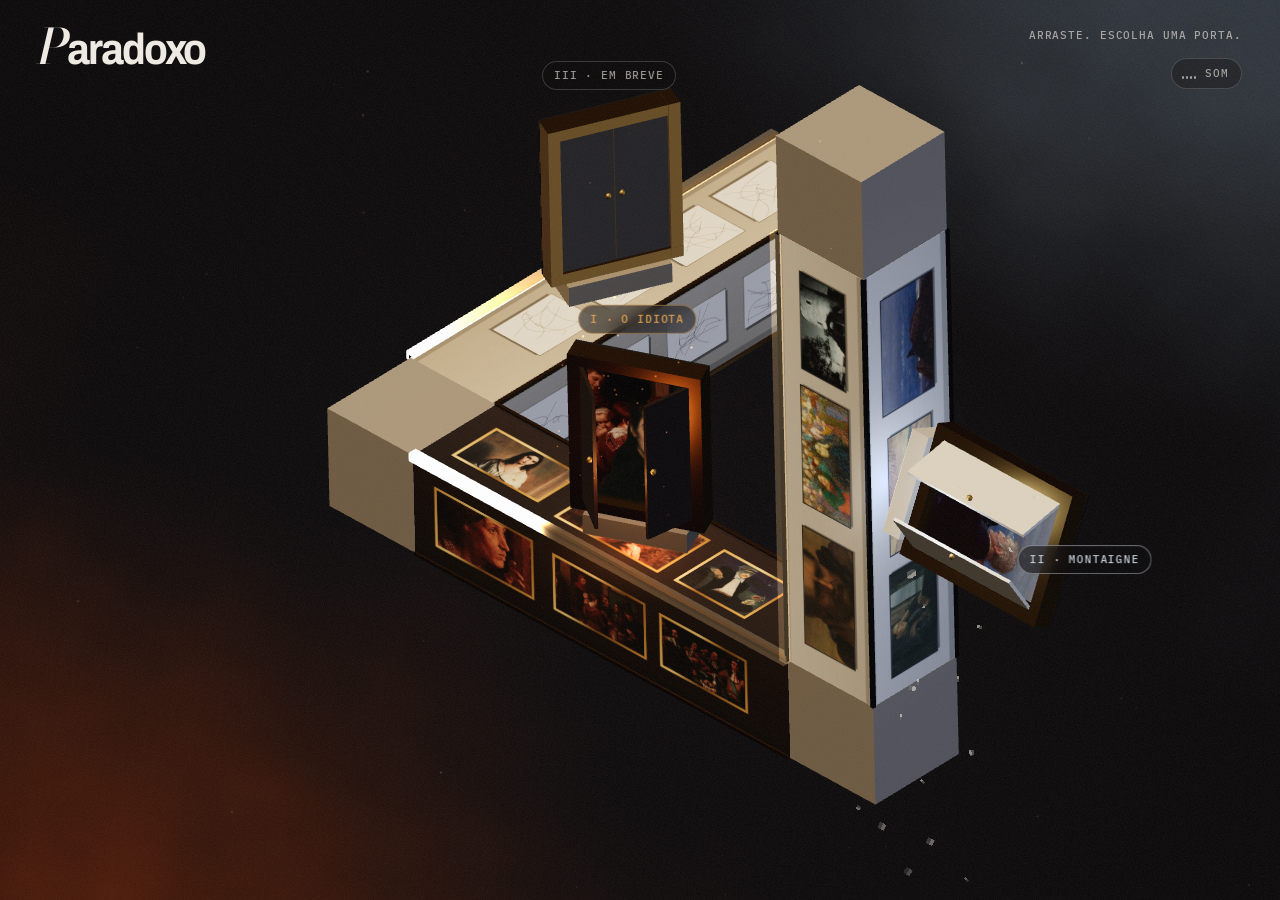
<file: index.html>
<!doctype html>
<html lang="pt-BR">
<head>
<meta charset="utf-8">
<meta name="viewport" content="width=device-width, initial-scale=1, viewport-fit=cover">
<title>Paradoxo</title>
<meta name="description" content="Um objeto impossível com uma porta para cada paradoxo da filosofia: a bondade de Dostoiévski, o desapego de Montaigne. Ele só fecha de um ângulo.">
<meta name="theme-color" content="#0c0a0b">
<meta property="og:title" content="Paradoxo">
<meta property="og:description" content="Ele só existe deste ângulo. Escolha uma porta.">
<meta property="og:image" content="lobby/og.jpg">
<meta property="og:type" content="website">
<link rel="icon" href="lobby/favicon.svg" type="image/svg+xml">
<link rel="preload" href="fonts/archivo.woff2" as="font" type="font/woff2" crossorigin>
<link rel="preload" href="fonts/bodoni-italic.woff2" as="font" type="font/woff2" crossorigin>
<link rel="stylesheet" href="lobby/lobby.css">
<script type="importmap">
{"imports":{"three":"./vendor/three/three.module.min.js","lobby/":"./lobby/"}}
</script>
</head>
<body class="is-loading intro">
<canvas id="gl" aria-hidden="true"></canvas>

<header class="top">
  <h1 class="brand">Paradoxo</h1>
  <p class="mono top__meta" id="state" aria-live="polite"><span class="s-on">Arraste. Escolha uma porta.</span><span class="s-off">De lado, o truque aparece.</span></p>
  <button class="snd mono" id="snd" type="button" aria-pressed="false" aria-label="Som"><i aria-hidden="true"><b></b><b></b><b></b><b></b></i><span>Som</span></button>
</header>

<div class="tags" aria-hidden="true">
  <div class="tag" data-id="idiota" style="--tone:#e2a24e"><span class="mono">I · O Idiota</span><i class="q">Ser bom é suficiente?</i></div>
  <div class="tag" data-id="montaigne" style="--tone:#c7d3dc"><span class="mono">II · Montaigne</span><i class="q">Por que soltar faz dar certo?</i></div>
  <div class="tag tag--soon" data-id="soon"><span class="mono">III · em breve</span></div>
</div>

<nav class="doors" aria-label="Escolha um paradoxo">
  <a href="idiota.html" data-id="idiota"><span class="mono">I</span>O Idiota</a>
  <a href="montaigne.html" data-id="montaigne"><span class="mono">II</span>Solte · Montaigne</a>
  <span class="doors__soon"><span class="mono">III</span>em breve</span>
</nav>

<div class="cur" id="cur" aria-hidden="true"><span class="mono"></span></div>
<div class="load" id="load" aria-hidden="true"><i></i></div>
<div class="veil" id="veil" aria-hidden="true"></div>
<script type="module" src="lobby/lobby.js"></script>
</body>
</html>
</file>
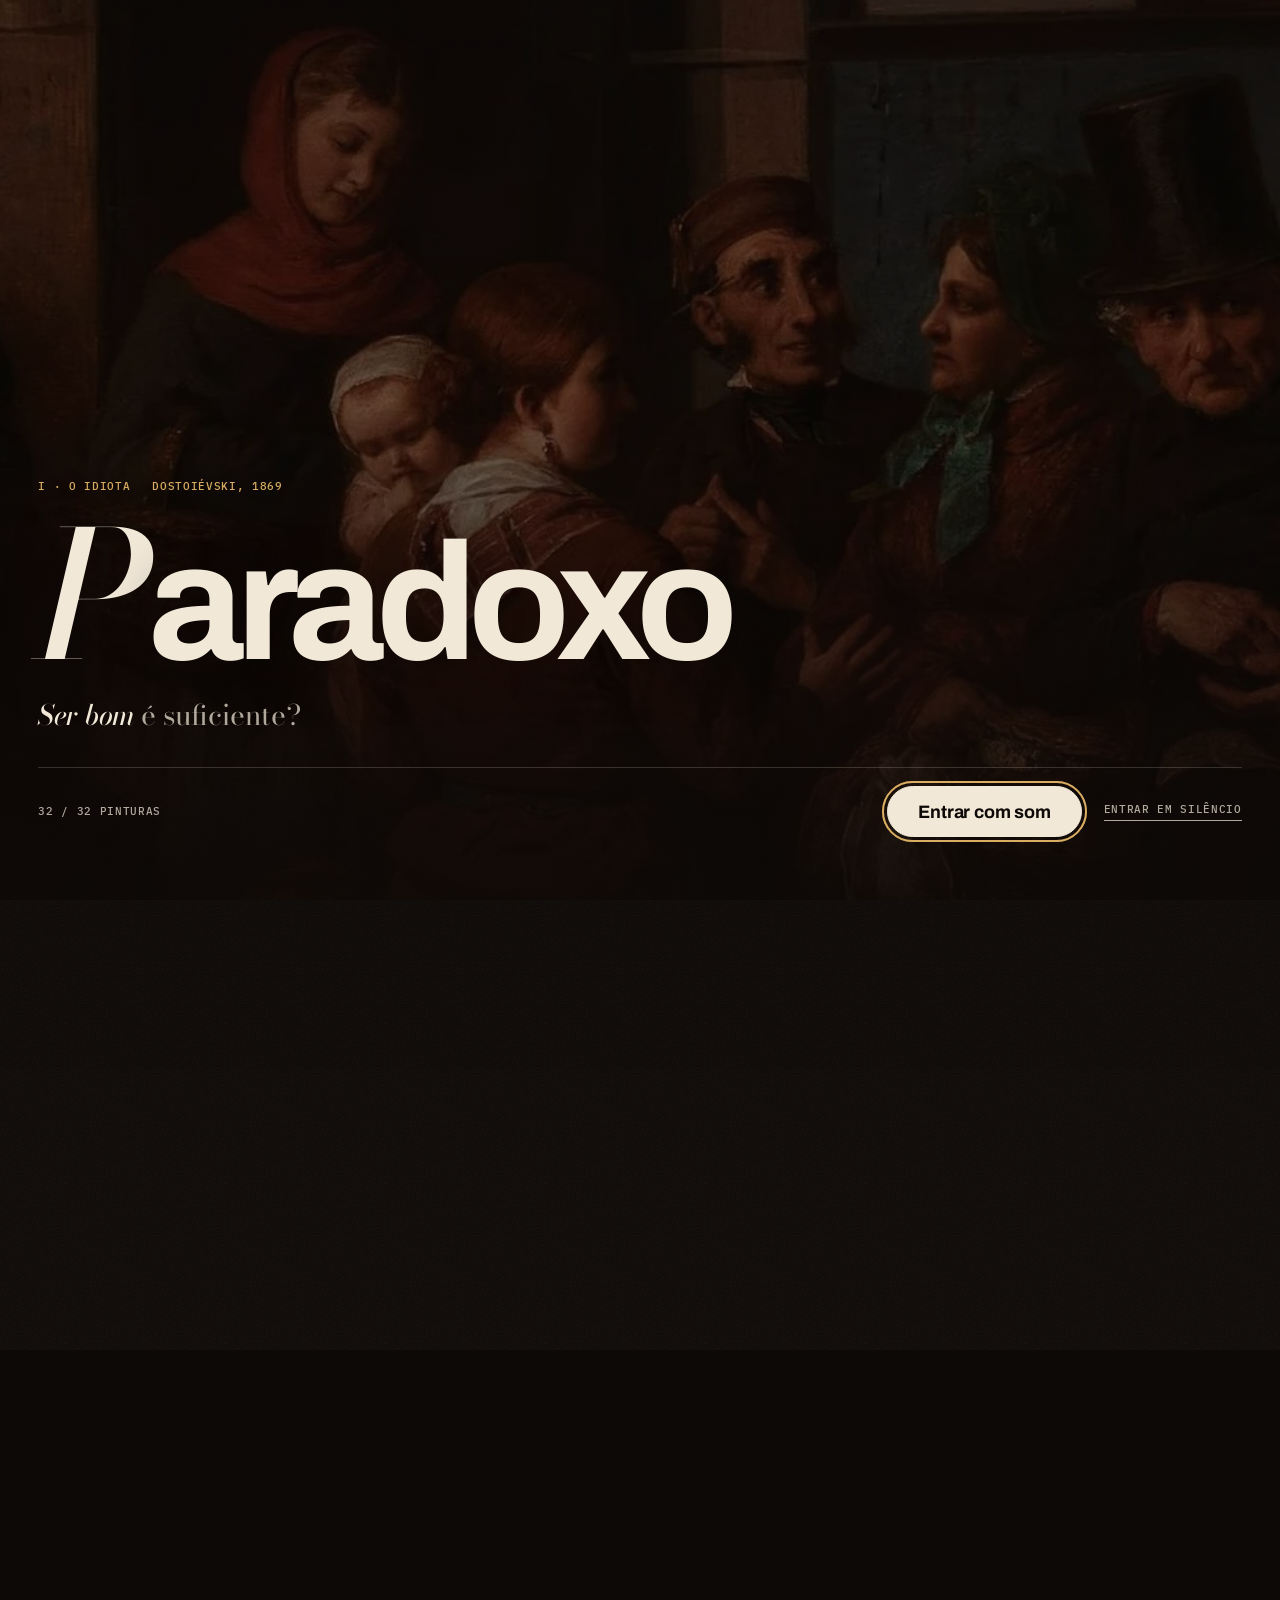
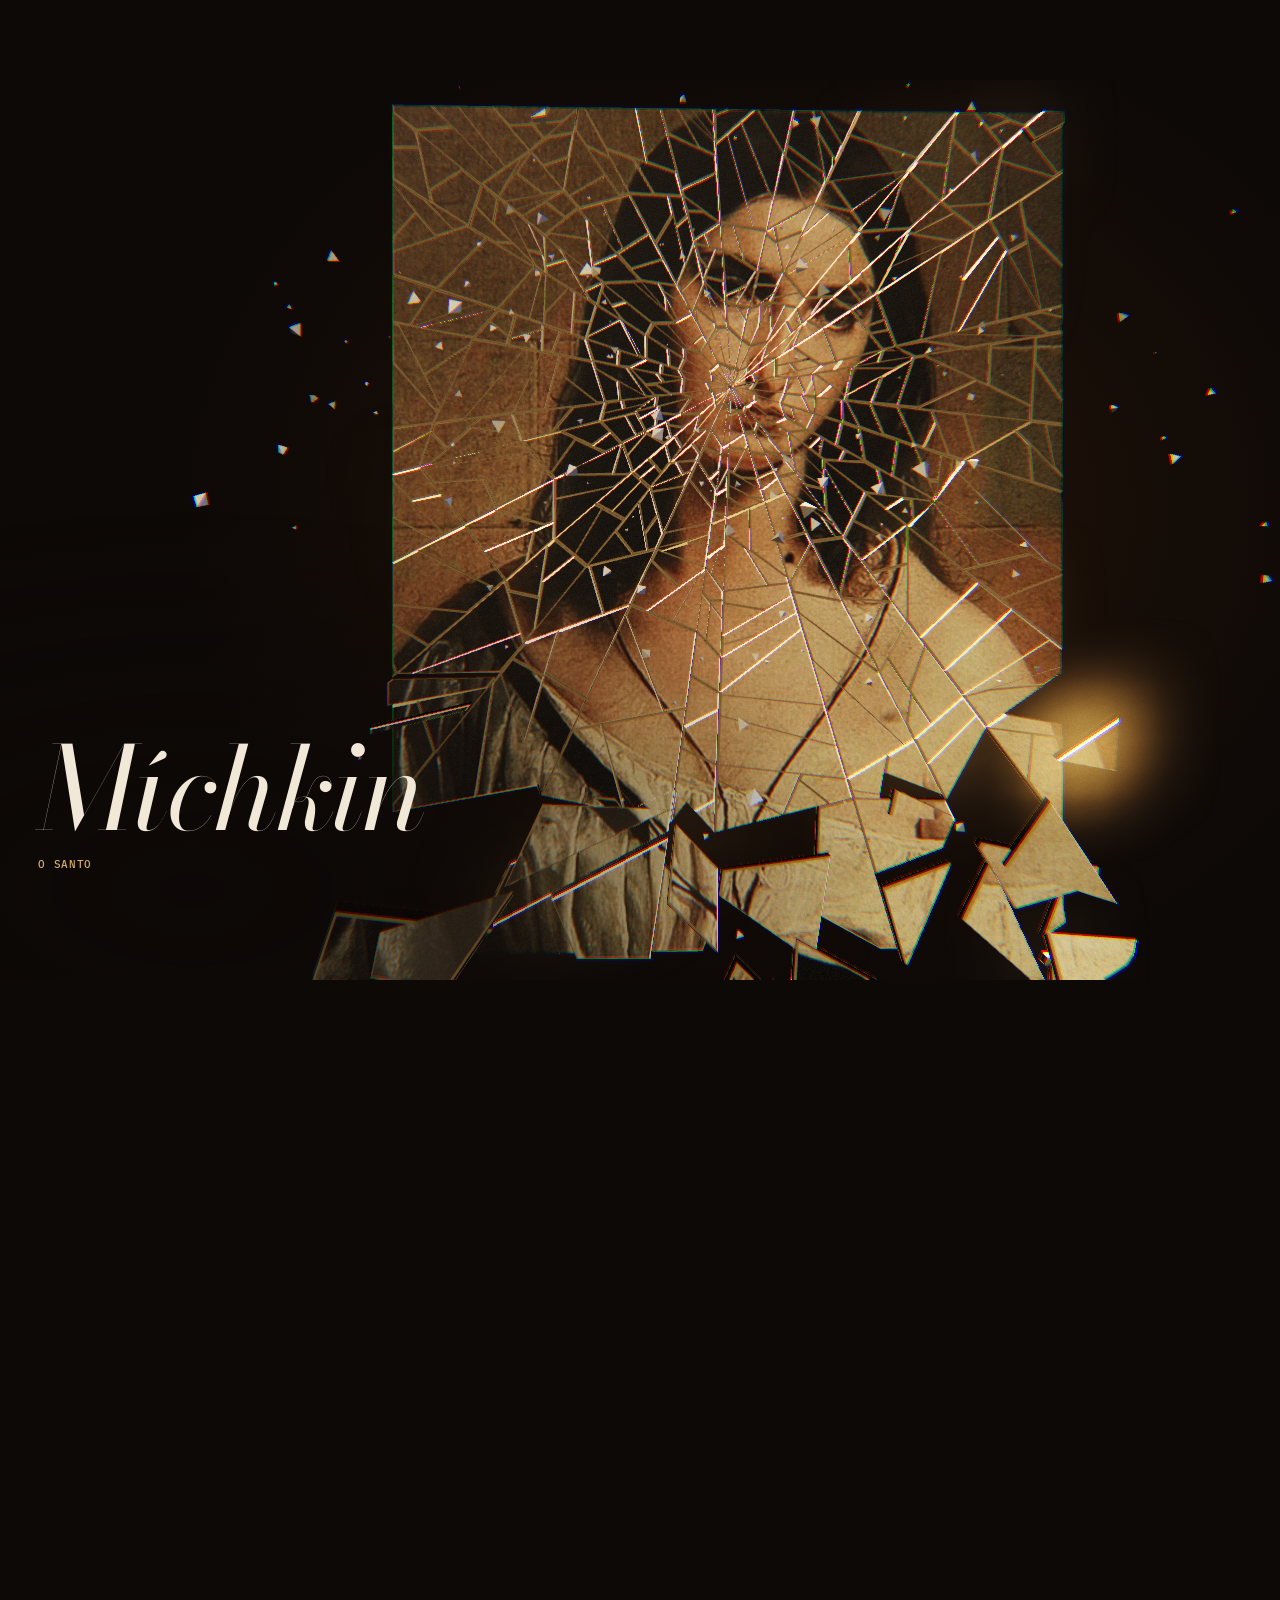
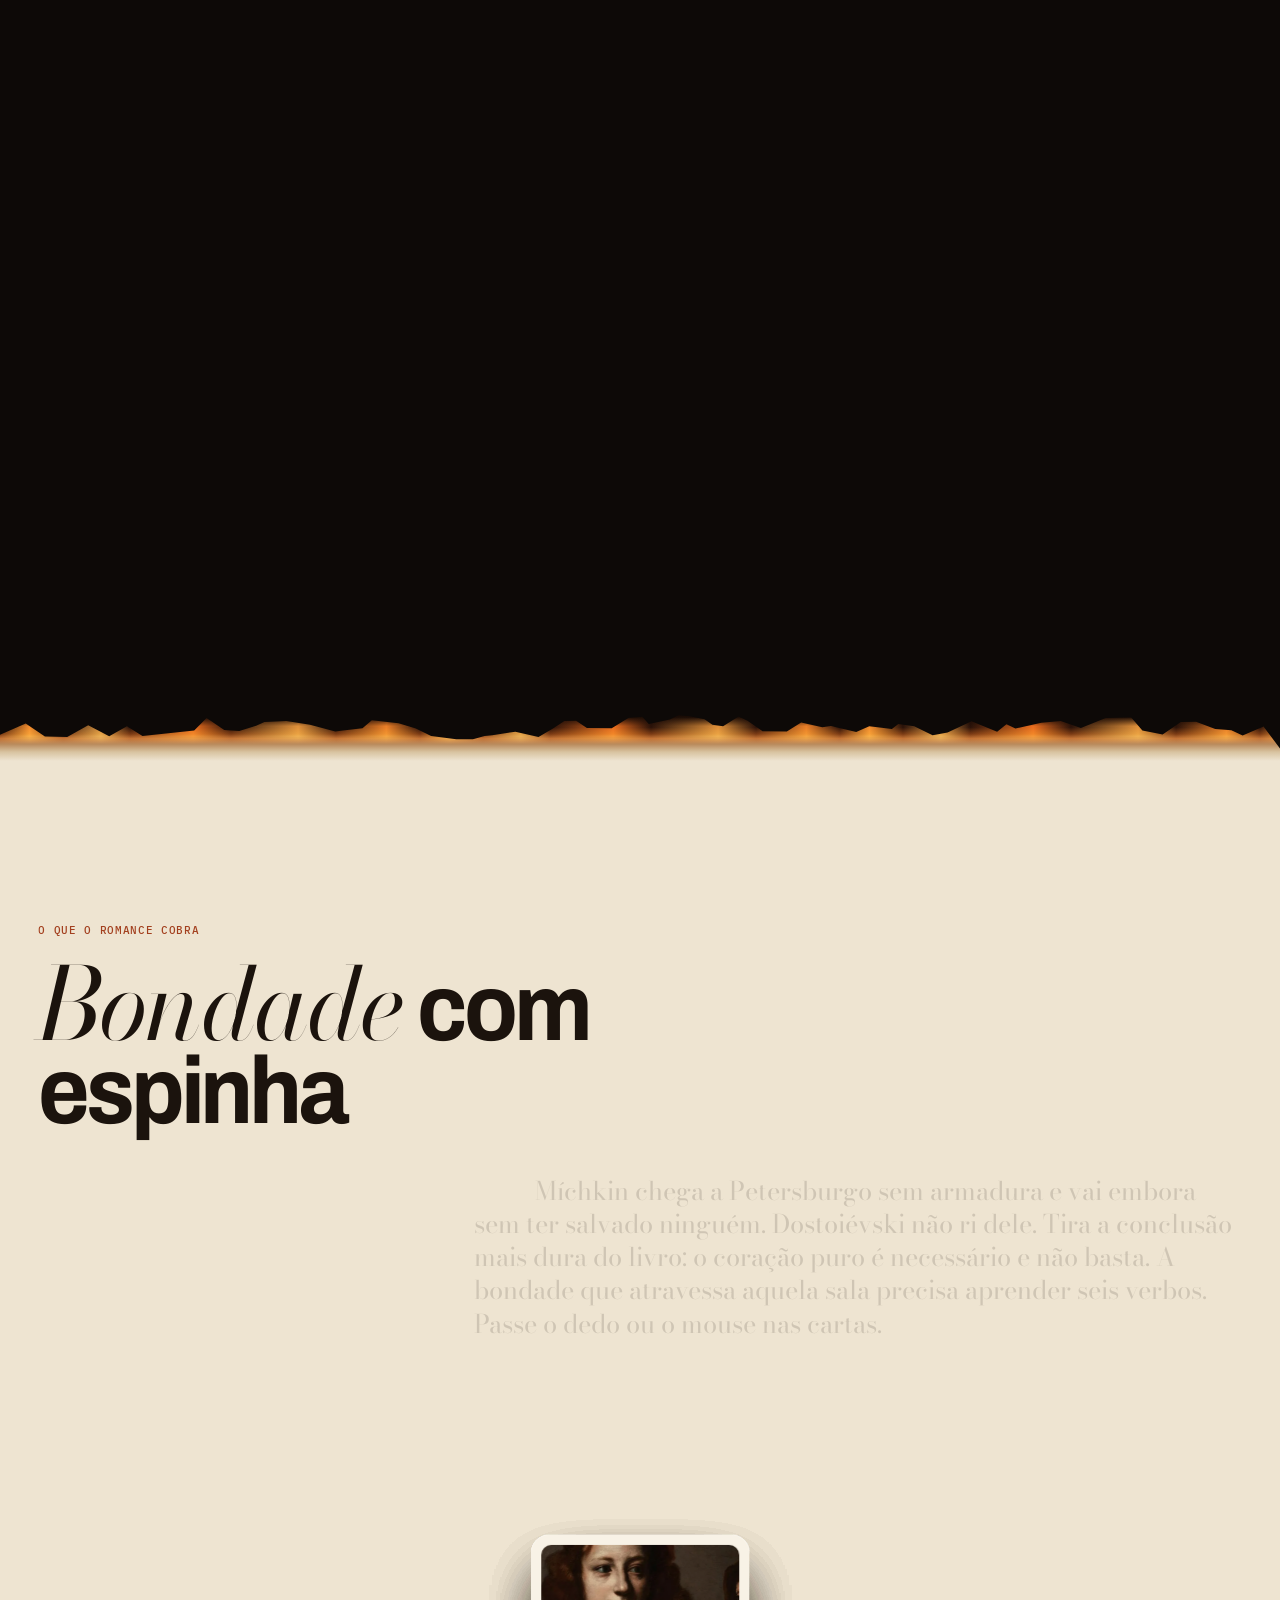
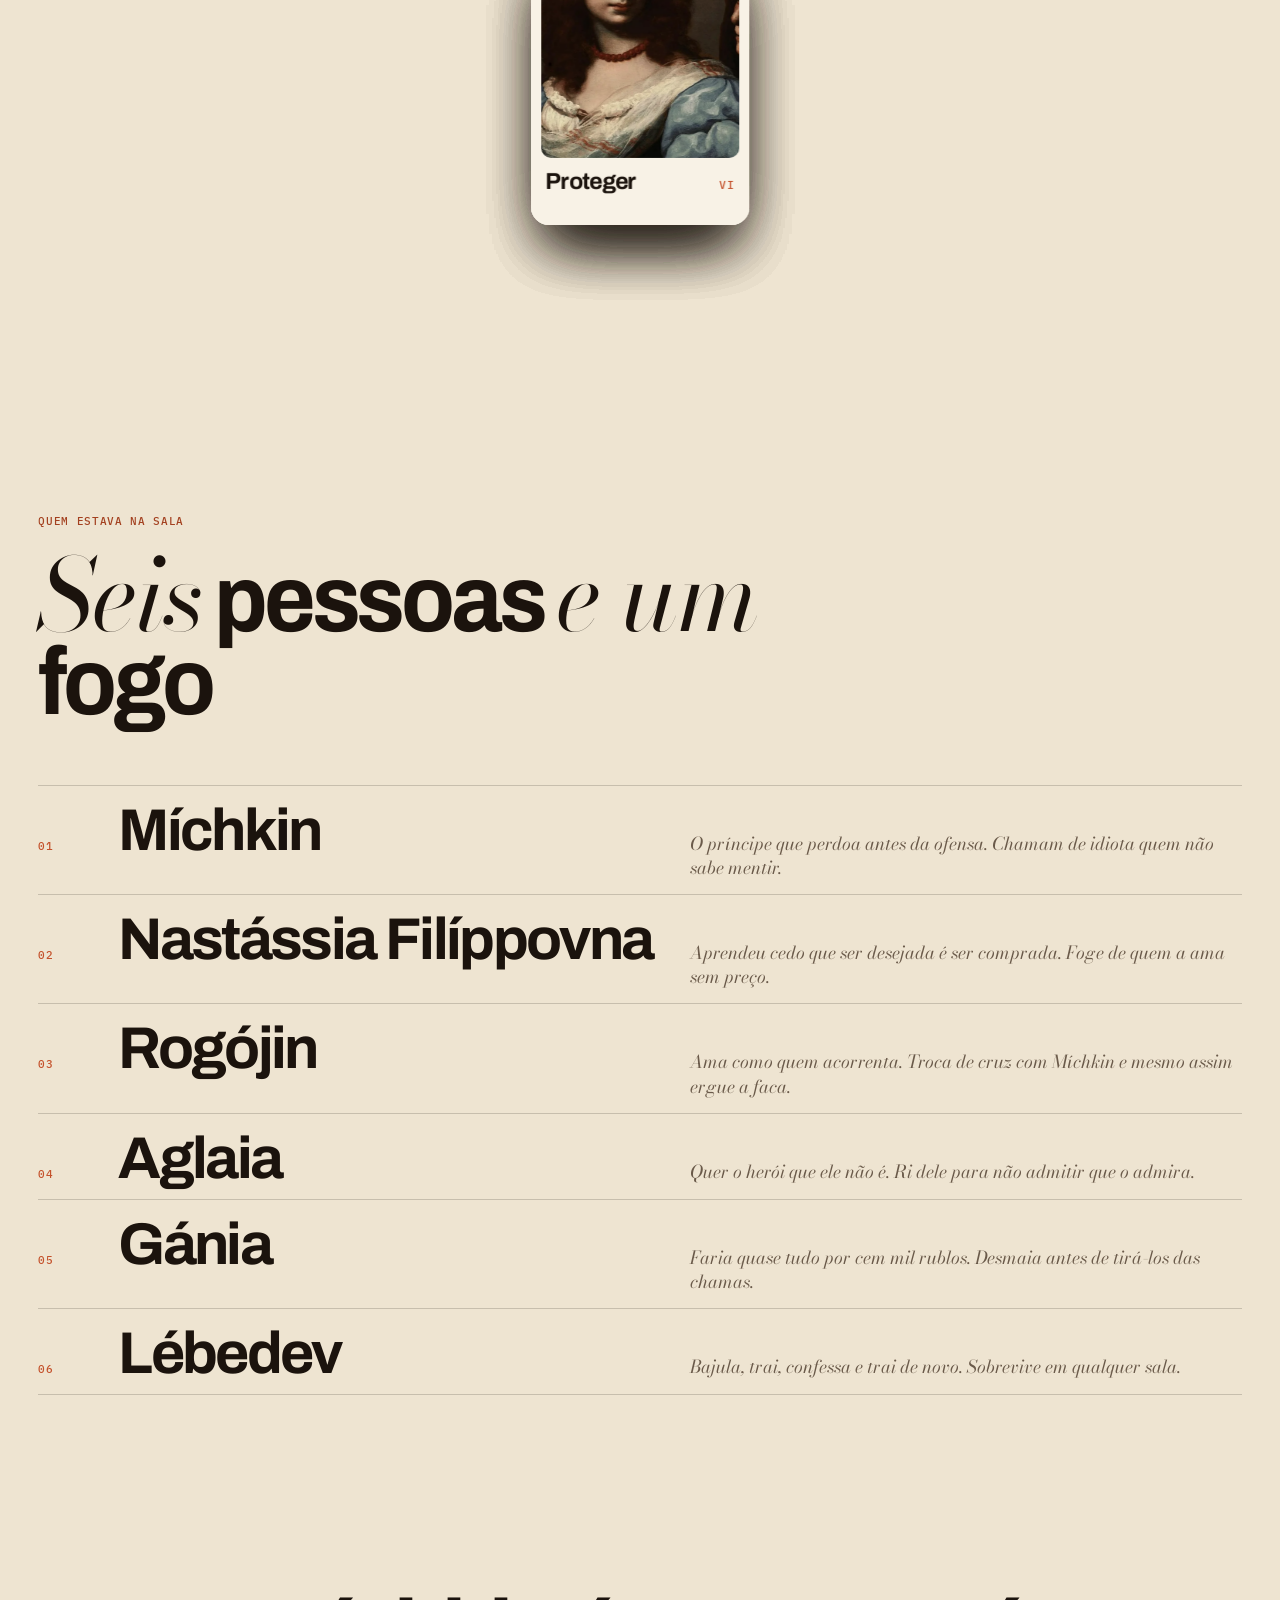
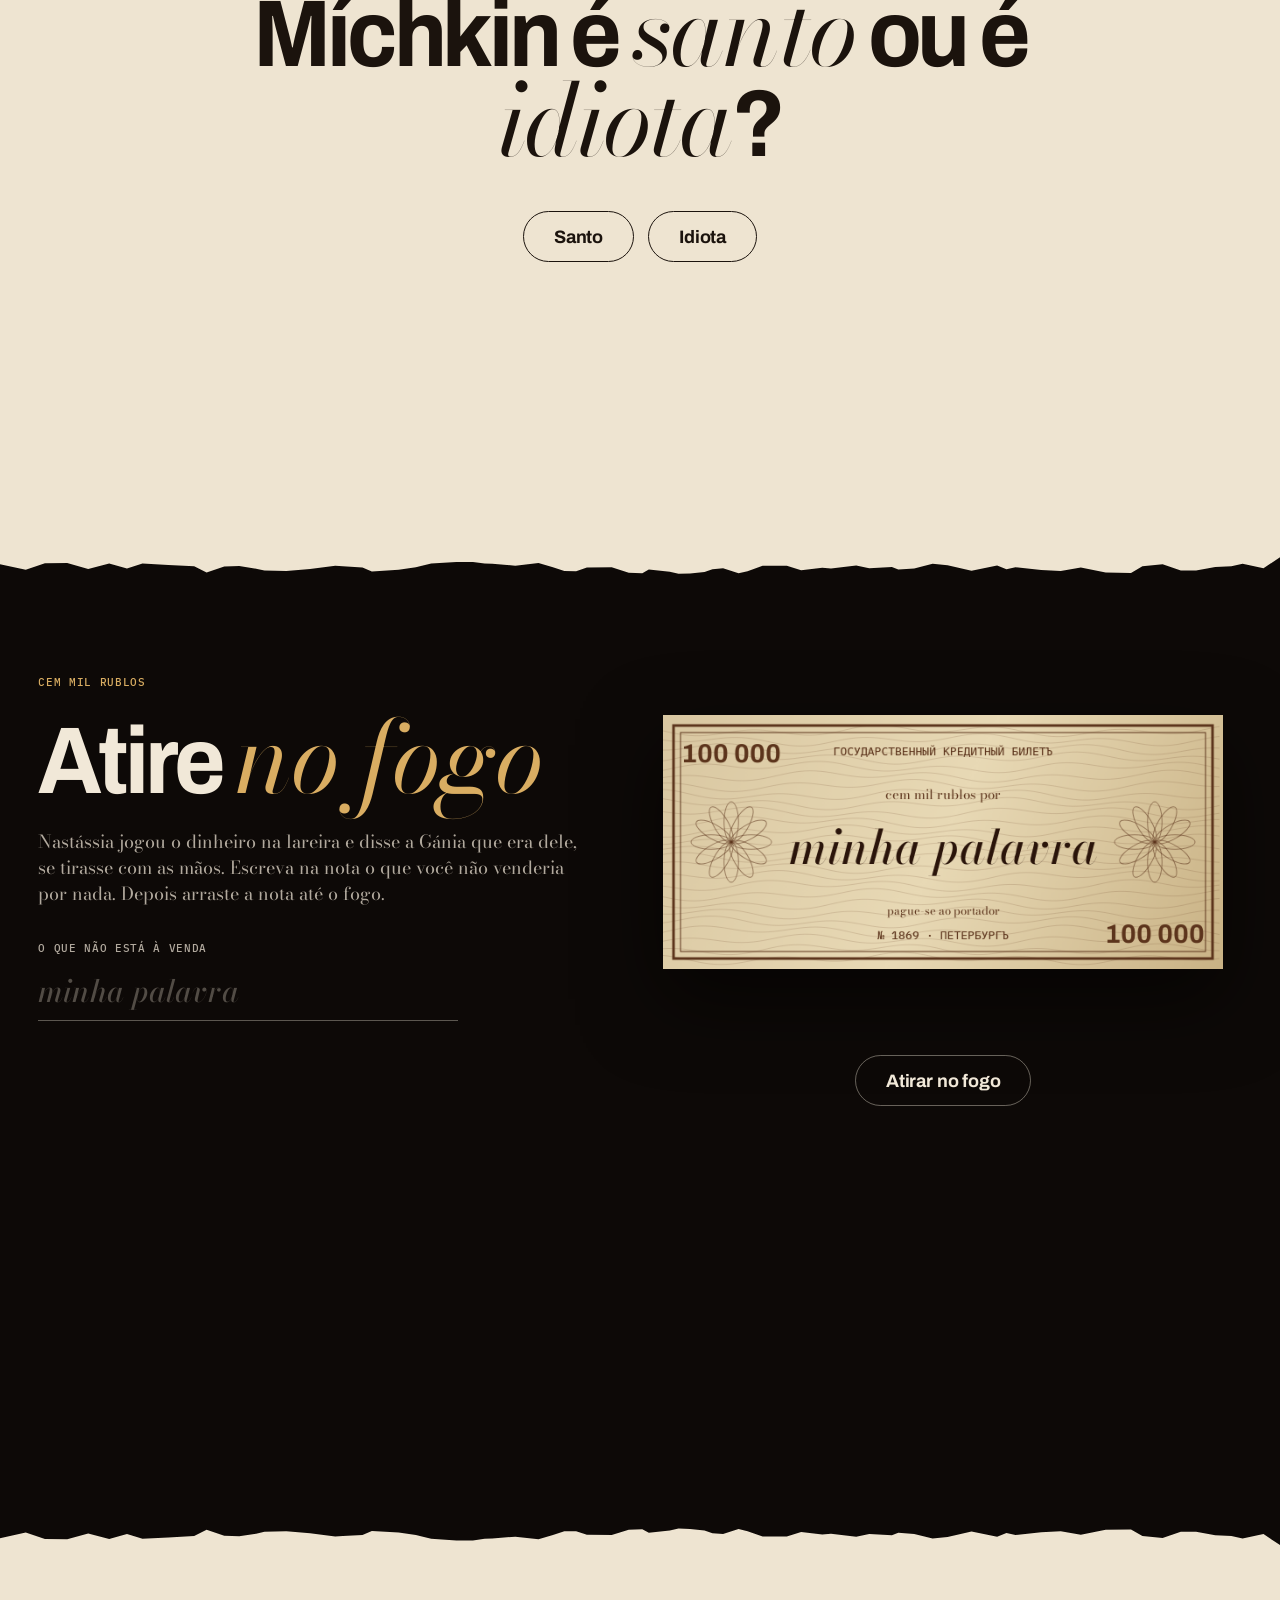
<file: idiota.html>
<!doctype html>
<html lang="pt-BR">
<head>
<meta charset="utf-8">
<meta name="viewport" content="width=device-width, initial-scale=1, viewport-fit=cover">
<title>Paradoxo — O Idiota: ser bom é suficiente?</title>
<meta name="description" content="O Idiota, de Dostoiévski, contado com as pinturas do vídeo “O Paradoxo de Ser uma Boa Pessoa”: por que a bondade parece fraqueza num mundo corrompido.">
<meta name="theme-color" content="#0d0907">
<meta property="og:title" content="Paradoxo — O Idiota: ser bom é suficiente?">
<meta property="og:description" content="O Idiota, de Dostoiévski, em pinturas que flutuam.">
<meta property="og:image" content="img/og.jpg">
<meta property="og:type" content="website">
<link rel="icon" href="img/favicon.svg" type="image/svg+xml">
<link rel="preload" href="fonts/archivo.woff2" as="font" type="font/woff2" crossorigin>
<link rel="preload" href="fonts/bodoni-italic.woff2" as="font" type="font/woff2" crossorigin>
<link rel="stylesheet" href="src/styles.css">
<link rel="stylesheet" href="src/idiota.css">
<script type="application/ld+json">
{"@context":"https://schema.org","@type":"CreativeWork","name":"O Paradoxo de Ser uma Boa Pessoa","about":{"@type":"Book","name":"O Idiota","author":{"@type":"Person","name":"Fiódor Dostoiévski"},"datePublished":"1869"},"inLanguage":"pt-BR","citation":{"@type":"VideoObject","name":"O Paradoxo de Ser uma Boa Pessoa | O Alerta de Dostoiévski para a Sociedade","url":"https://www.youtube.com/watch?v=7dcqp1zuZd4","uploadDate":"2026-03-15"}}
</script>
<script type="importmap">
{"imports":{"three":"./vendor/three/three.module.min.js","lenis":"./vendor/lenis/lenis.mjs","app/":"./src/"}}
</script>
</head>
<body class="is-loading">
<a class="skip mono" href="#page">Pular para o texto</a>

<div class="loader" id="loader">
  <img class="loader__bg" id="loadPic" src="img/paint/p15-rua.webp" alt="" aria-hidden="true">
  <div class="loader__in">
    <p class="mono loader__k"><span>I · O Idiota</span><span>Dostoiévski, 1869</span></p>
    <p class="loader__mark"><i>P</i>aradoxo</p>
    <p class="loader__q"><em class="sw">Ser bom</em> é suficiente?</p>
    <div class="loader__row">
      <p class="mono loader__n" aria-live="polite"><span id="loadN">00</span> / 32 pinturas</p>
      <div class="loader__go">
        <button class="pill pill--glow" id="enterSnd" type="button">Entrar com som</button>
        <button class="loader__mute mono" id="enterMute" type="button">Entrar em silêncio</button>
      </div>
    </div>
  </div>
</div>

<header class="hdr" id="hdr">
  <a class="hdr__mark" href="index.html" title="Voltar às portas"><i>P</i><span>aradoxo</span><small class="mono">I · O Idiota</small></a>
  <nav class="hdr__nav mono" aria-label="Seções">
    <a href="#forte">A bondade forte</a>
    <a href="#quem">Quem é quem</a>
    <a href="#video">O vídeo</a>
  </nav>
  <button class="hdr__snd mono" id="sndBtn" type="button" aria-pressed="false" aria-label="Som: trilha sonora"><i></i><i></i><i></i><i></i><span>Som</span></button>
  <button class="hdr__menu mono" id="menuBtn" type="button" aria-expanded="false" aria-controls="menu">Menu</button>
</header>

<nav class="menu" id="menu" hidden aria-label="Menu">
  <a href="#top"><span class="mono">I</span>Início</a>
  <a href="#forte"><span class="mono">II</span>A bondade forte</a>
  <a href="#quem"><span class="mono">III</span>Quem é quem</a>
  <a href="#video"><span class="mono">IV</span>O vídeo</a>
  <a href="index.html"><span class="mono">←</span>As outras portas</a>
</nav>

<ol class="index mono" id="index" aria-hidden="true">
  <li><span>O começo</span><b>·</b></li>
  <li><span>O experimento</span><b>I</b></li>
  <li><span>O trem</span><b>II</b></li>
  <li><span>Cem mil rublos</span><b>III</b></li>
  <li><span>Bom demais</span><b>IV</b></li>
  <li><span>A luz dói</span><b>V</b></li>
  <li><span>A beleza</span><b>VI</b></li>
</ol>

<main id="top">
  <section class="world" id="world" aria-label="O Idiota em sete cenas">
    <div class="stage" id="stage">
      <canvas id="gl" aria-hidden="true"></canvas>

      <article class="st st--hero" data-st="0">
        <p class="mono st__kick ln" style="display:flex"><span>Fiódor Dostoiévski</span><span>O Idiota, 1869</span></p>
        <h1 class="st__t"><span class="ln"><em class="sw">Ser bom</em></span><span class="ln"><b>é suficiente?</b></span></h1>
        <p class="st__p ln">Quase todo mundo aprende cedo que um coração puro basta. E se essa for uma mentira confortável?</p>
      </article>

      <article class="st st--l" data-st="1">
        <p class="mono st__num ln">I — O experimento</p>
        <h2 class="st__t"><span class="ln"><b>Um homem</b></span><span class="ln"><em class="sw">genuinamente bom</em></span></h2>
        <p class="st__p ln">Dostoiévski coloca esse homem no centro de um mundo corroído por desejo, humilhação e autodestruição. E observa o que acontece.</p>
      </article>

      <article class="st st--r" data-st="2">
        <p class="mono st__num ln">II — O trem</p>
        <h2 class="st__t"><span class="ln"><em class="sw">um</em> <b>estrangeiro</b></span><span class="ln"><b>moral</b></span></h2>
        <p class="st__p ln">A caminho de São Petersburgo, o príncipe Míchkin senta entre Rogójin, consumido pela obsessão, e Lébedev, que vive de tirar vantagem do caos. Ele não fala, não pensa e não deseja como eles.</p>
      </article>

      <article class="st st--l" data-st="3">
        <p class="mono st__num ln">III — Cem mil rublos</p>
        <h2 class="st__t"><span class="ln"><b>100.000</b></span><span class="ln"><em class="sw">rublos no fogo</em></span></h2>
        <p class="st__p ln">Rogójin tenta comprar Nastássia Filíppovna. Ela atira o dinheiro às chamas e, por um instante, arranca a máscara de todos na sala. Míchkin oferece outra coisa: amor sem julgamento.</p>
      </article>

      <article class="st st--c" data-st="4">
        <p class="mono st__num ln">IV — Bom demais</p>
        <h2 class="st__t st__t--list">
          <span class="ln"><b>Bondade</b> <em class="sw">não é</em> <b>passividade.</b></span>
          <span class="ln"><b>Compaixão</b> <em class="sw">não é</em> <b>indecisão.</b></span>
          <span class="ln"><b>Perdão</b> <em class="sw">não é</em> <b>falta de limite.</b></span>
        </h2>
      </article>

      <article class="st st--r" data-st="5">
        <p class="mono st__num ln">V — A luz dói</p>
        <h2 class="st__t"><span class="ln"><em class="sw">às vezes</em></span><span class="ln"><b>a luz dói</b></span></h2>
        <p class="st__p ln">Não basta oferecer luz a quem aprendeu a viver no escuro. Às vezes ela dói mais do que a própria escuridão.</p>
      </article>

      <article class="st st--hero" data-st="6">
        <p class="mono st__num ln">VI — O que fica</p>
        <h2 class="st__t"><span class="ln"><em class="sw">A beleza</em></span><span class="ln"><b>salvará o mundo?</b></span></h2>
        <p class="st__p ln">Ippolit atira a frase contra Míchkin como quem cobra uma dívida. O príncipe não responde. Dostoiévski também não: deixa a pergunta na sala, entre todos os quadros.</p>
      </article>

      <p class="mono cue" id="cue" aria-hidden="true">Role para entrar nas pinturas</p>
    </div>
  </section>

  <section class="core" id="core" aria-labelledby="coreT">
    <div class="core__stage">
      <canvas id="coreGl" aria-hidden="true"></canvas>
      <img class="core__flat" id="coreFlat" src="img/paint/p01-retrato.webp" alt="" aria-hidden="true">
      <h2 class="sr" id="coreT">O retrato que quebra</h2>
      <article class="cap" data-k="0"><h3><em class="sw">Míchkin</em></h3><p class="mono">o santo</p></article>
      <article class="cap cap--r" data-k="1"><h3><em class="sw">Rogójin</em></h3><p class="mono">o que ama como quem prende</p></article>
      <article class="cap" data-k="2"><h3><em class="sw">Nastássia</em></h3><p class="mono">a que ficou entre os dois</p></article>
      <article class="cap cap--c" data-k="3"><h3>Os mesmos <em class="sw">cacos.</em></h3></article>
    </div>
  </section>

  <div class="page" id="page">
    <div class="tear" aria-hidden="true"></div>

    <section class="forte" id="forte" aria-labelledby="forteT">
      <p class="mono kick">O que o romance cobra</p>
      <h2 class="big" id="forteT"><em class="sw">Bondade</em> com espinha</h2>
      <p class="lede">Míchkin chega a Petersburgo sem armadura e vai embora sem ter salvado ninguém. Dostoiévski não ri dele. Tira a conclusão mais dura do livro: o coração puro é necessário e não basta. A bondade que atravessa aquela sala precisa aprender seis verbos. Passe o dedo ou o mouse nas cartas.</p>
      <div class="deck" id="deck">
        <figure class="dc" tabindex="0"><div class="dc__in"><div class="dc__f"><img src="img/paint/p02-dostoievski.webp" alt="" loading="lazy"><figcaption><span class="mono">I</span>Discernir</figcaption></div><div class="dc__b"><span class="mono">I · Discernir</span><p>Ver a pessoa como ela é, e não como você precisa que ela seja.</p></div></div></figure>
        <figure class="dc" tabindex="0"><div class="dc__in"><div class="dc__f"><img src="img/paint/p04-dois-homens.webp" alt="" loading="lazy"><figcaption><span class="mono">II</span>Escolher</figcaption></div><div class="dc__b"><span class="mono">II · Escolher</span><p>Míchkin quis amar Aglaia e Nastássia ao mesmo tempo. Perdeu as duas.</p></div></div></figure>
        <figure class="dc" tabindex="0"><div class="dc__in"><div class="dc__f"><img src="img/paint/p18-gola.webp" alt="" loading="lazy"><figcaption><span class="mono">III</span>Agir</figcaption></div><div class="dc__b"><span class="mono">III · Agir</span><p>Compaixão que só observa vira plateia do sofrimento alheio.</p></div></div></figure>
        <figure class="dc" tabindex="0"><div class="dc__in"><div class="dc__f"><img src="img/paint/p05-nastassia.webp" alt="" loading="lazy"><figcaption><span class="mono">IV</span>Recusar</figcaption></div><div class="dc__b"><span class="mono">IV · Recusar</span><p>Dizer não a quem destrói também é um jeito de cuidar.</p></div></div></figure>
        <figure class="dc" tabindex="0"><div class="dc__in"><div class="dc__f"><img src="img/paint/p16-olhar.webp" alt="" loading="lazy"><figcaption><span class="mono">V</span>Enfrentar</figcaption></div><div class="dc__b"><span class="mono">V · Enfrentar</span><p>Rogójin não precisava de mais um perdão. Precisava de um limite.</p></div></div></figure>
        <figure class="dc" tabindex="0"><div class="dc__in"><div class="dc__f"><img src="img/paint/p20-duas.webp" alt="" loading="lazy"><figcaption><span class="mono">VI</span>Proteger</figcaption></div><div class="dc__b"><span class="mono">VI · Proteger</span><p>Quem não se protege acaba sem nada para oferecer.</p></div></div></figure>
      </div>
    </section>

    <section class="quem" id="quem" aria-labelledby="quemT">
      <div class="quem__head">
        <p class="mono kick">Quem estava na sala</p>
        <h2 class="big" id="quemT"><em class="sw">Seis</em> pessoas <em class="sw">e um</em> fogo</h2>
      </div>
      <ul class="cast" id="cast">
        <li data-img="img/cut/p01-retrato.webp"><span class="mono">01</span><b>Míchkin</b><i>O príncipe que perdoa antes da ofensa. Chamam de idiota quem não sabe mentir.</i></li>
        <li data-img="img/cut/p05-nastassia.webp"><span class="mono">02</span><b>Nastássia Filíppovna</b><i>Aprendeu cedo que ser desejada é ser comprada. Foge de quem a ama sem preço.</i></li>
        <li data-img="img/cut/p03-trem.webp"><span class="mono">03</span><b>Rogójin</b><i>Ama como quem acorrenta. Troca de cruz com Míchkin e mesmo assim ergue a faca.</i></li>
        <li data-img="img/cut/p10-dama.webp"><span class="mono">04</span><b>Aglaia</b><i>Quer o herói que ele não é. Ri dele para não admitir que o admira.</i></li>
        <li data-img="img/cut/p11-cabisbaixo.webp"><span class="mono">05</span><b>Gánia</b><i>Faria quase tudo por cem mil rublos. Desmaia antes de tirá-los das chamas.</i></li>
        <li data-img="img/cut/p07-flor.webp"><span class="mono">06</span><b>Lébedev</b><i>Bajula, trai, confessa e trai de novo. Sobrevive em qualquer sala.</i></li>
      </ul>
      <div class="cast__peek" id="peek" aria-hidden="true"><img alt=""></div>
    </section>

    <section class="pick" aria-labelledby="pickT">
      <p class="mono kick">Sua vez</p>
      <h2 class="big" id="pickT">Míchkin é <em class="sw">santo</em> ou é <em class="sw">idiota</em>?</h2>
      <div class="pick__btns" role="group" aria-label="Escolha uma resposta">
        <button type="button" class="pill" data-pick="b" aria-pressed="false">Santo</button>
        <button type="button" class="pill" data-pick="i" aria-pressed="false">Idiota</button>
      </div>
      <p class="pick__a" id="pickA" aria-live="polite"></p>
    </section>

    <section class="fogo" id="fogo" aria-labelledby="fogoT">
      <canvas class="fogo__fire" aria-hidden="true"></canvas>
      <div class="fogo__head">
        <p class="mono kick">Cem mil rublos</p>
        <h2 class="big" id="fogoT">Atire <em class="sw">no fogo</em></h2>
        <p class="fogo__lede">Nastássia jogou o dinheiro na lareira e disse a Gánia que era dele, se tirasse com as mãos. Escreva na nota o que você não venderia por nada. Depois arraste a nota até o fogo.</p>
        <form class="fogo__form" autocomplete="off">
          <label class="mono" for="fogoIn">O que não está à venda</label>
          <input id="fogoIn" name="fogo" maxlength="34" placeholder="minha palavra" spellcheck="false">
        </form>
      </div>
      <div class="fogo__note" tabindex="0" role="button" aria-label="Nota de cem mil rublos com o que você escreveu. Arraste até o fogo, ou aperte Enter para atirar."><canvas></canvas></div>
      <button class="pill fogo__btn" type="button">Atirar no fogo</button>
      <div class="fogo__out">
        <p class="fogo__end" aria-live="polite"></p>
        <button class="fogo__again mono" type="button" hidden>Escrever outra nota</button>
      </div>
    </section>

    <section class="video" id="video" aria-labelledby="videoT">
      <p class="mono kick">De onde tudo isto saiu</p>
      <h2 class="big" id="videoT"><em class="sw">23 minutos</em> que incomodam</h2>
      <div class="frame">
        <div class="player" id="player">
          <button class="player__face" id="playerBtn" type="button"><span class="sr">Reproduzir o vídeo: </span>
            <img src="img/paint/p01-retrato.webp" alt="">
            <span class="player__play" aria-hidden="true">▶</span>
            <span class="mono player__cap">A Psique · 23 min<br>O Paradoxo de Ser uma Boa Pessoa</span>
          </button>
        </div>
      </div>
    </section>

    <footer class="foot">
      <h2 class="foot__t"><em class="sw">Bom,</em> não idiota.</h2>
      <blockquote class="foot__q"><p>“A compaixão é a principal e talvez a única lei da existência humana.”</p><cite class="mono">O Idiota, parte II · pensamento de Míchkin</cite></blockquote>
      <a class="btn" href="https://www.youtube.com/watch?v=7dcqp1zuZd4" target="_blank" rel="noopener"><span>Assistir ao vídeo</span><b aria-hidden="true">↗</b></a>
      <div class="foot__cols">
        <p><span class="mono">Vídeo</span>A Psique, 15 de março de 2026</p>
        <p><span class="mono">Livro</span>O Idiota, Fiódor Dostoiévski, 1869</p>
        <p><span class="mono">Imagens</span>As pinturas que o vídeo usa, recortadas e postas para flutuar</p>
        <p><span class="mono">Outros</span><a href="index.html">Voltar às portas do Paradoxo</a></p>
        <p><span class="mono">Mande para</span><button class="copy" type="button" data-copy="https://www.youtube.com/watch?v=7dcqp1zuZd4">alguém que é bom demais</button><span class="copied mono" aria-live="polite"></span></p>
      </div>
    </footer>

    <section class="outro" aria-label="Próximo paradoxo">
      <div class="outro__stick">
        <a class="next" href="montaigne.html"><img src="montaigne/img/paint/m18-colina.webp" alt=""><span class="mono">Próximo paradoxo · Montaigne</span><b><em class="sw">Solte.</em> Por que tudo melhora quando você para de apertar</b><i aria-hidden="true">→</i></a>
        <p class="outro__hint mono" hidden><span>Continue rolando para entrar</span><i aria-hidden="true"></i></p>
      </div>
    </section>
  </div>
</main>

<script type="module" src="src/main.js"></script>
</body>
</html>
</file>
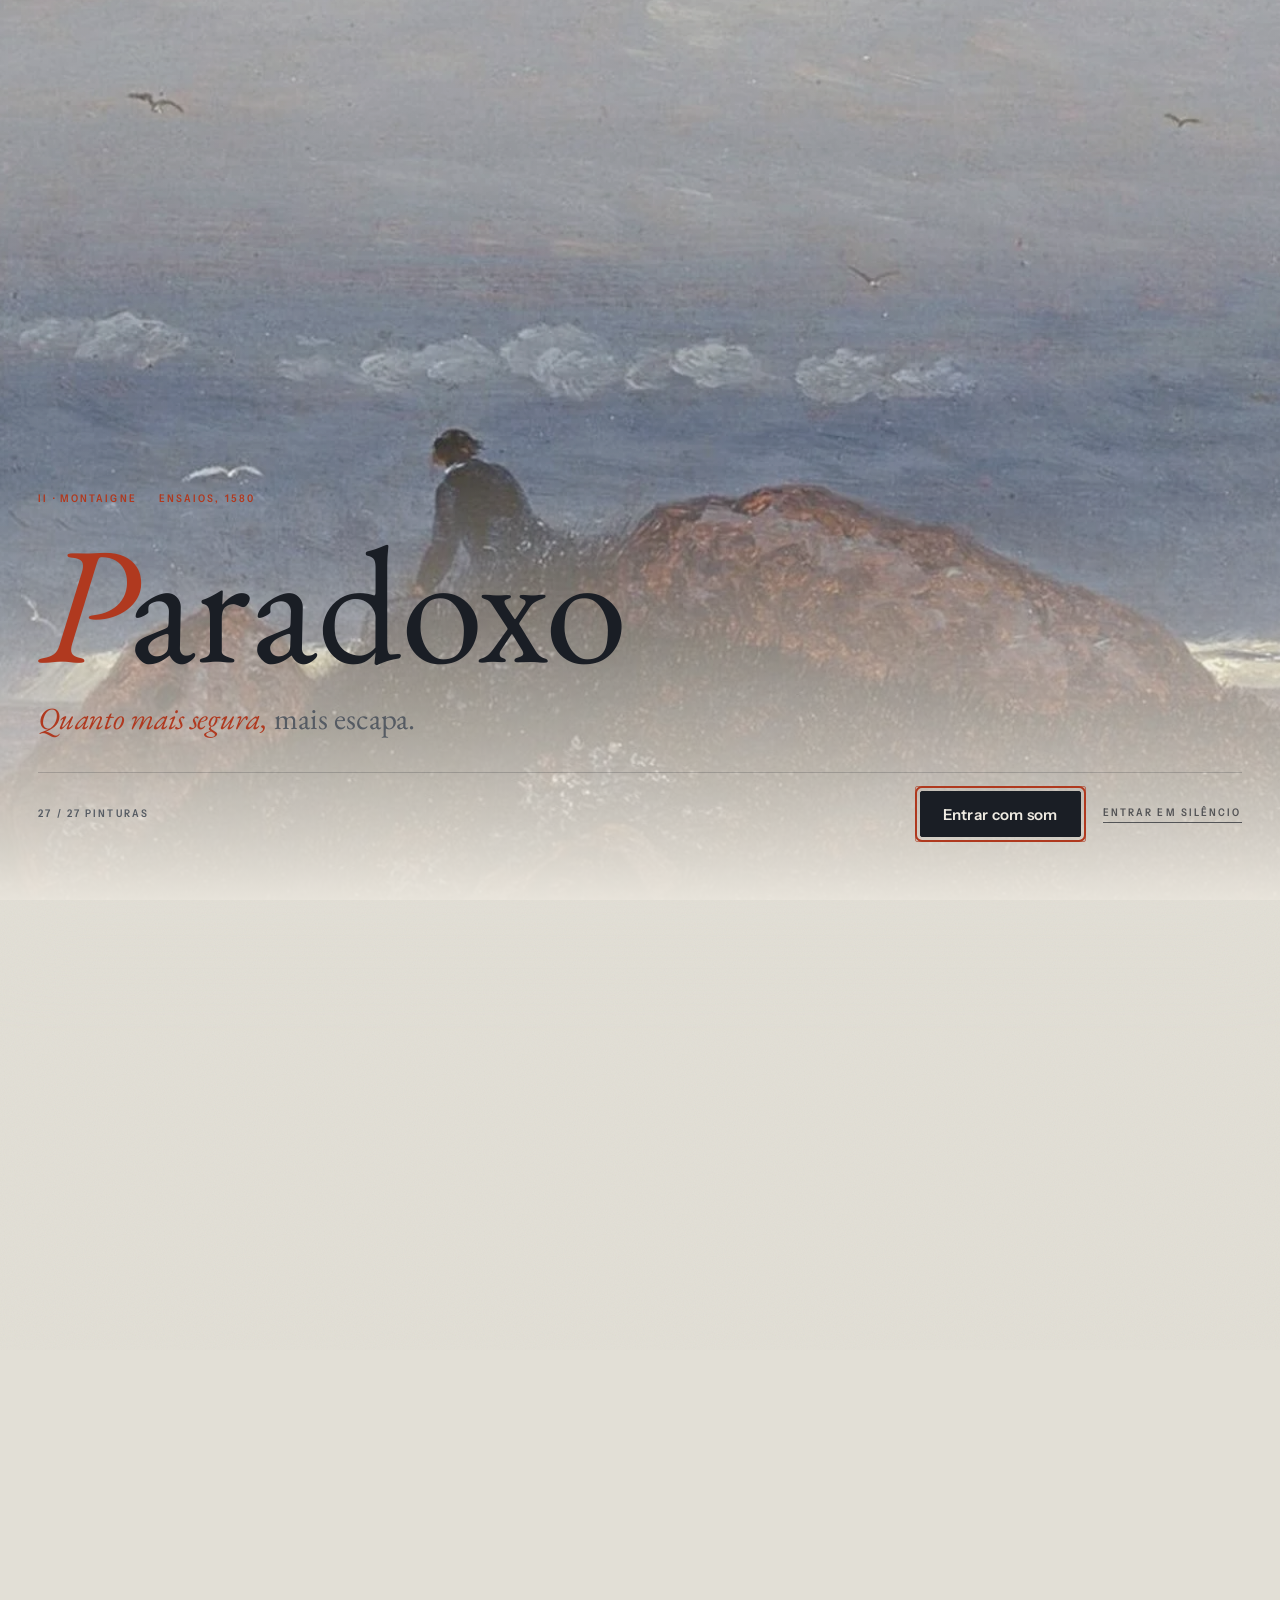
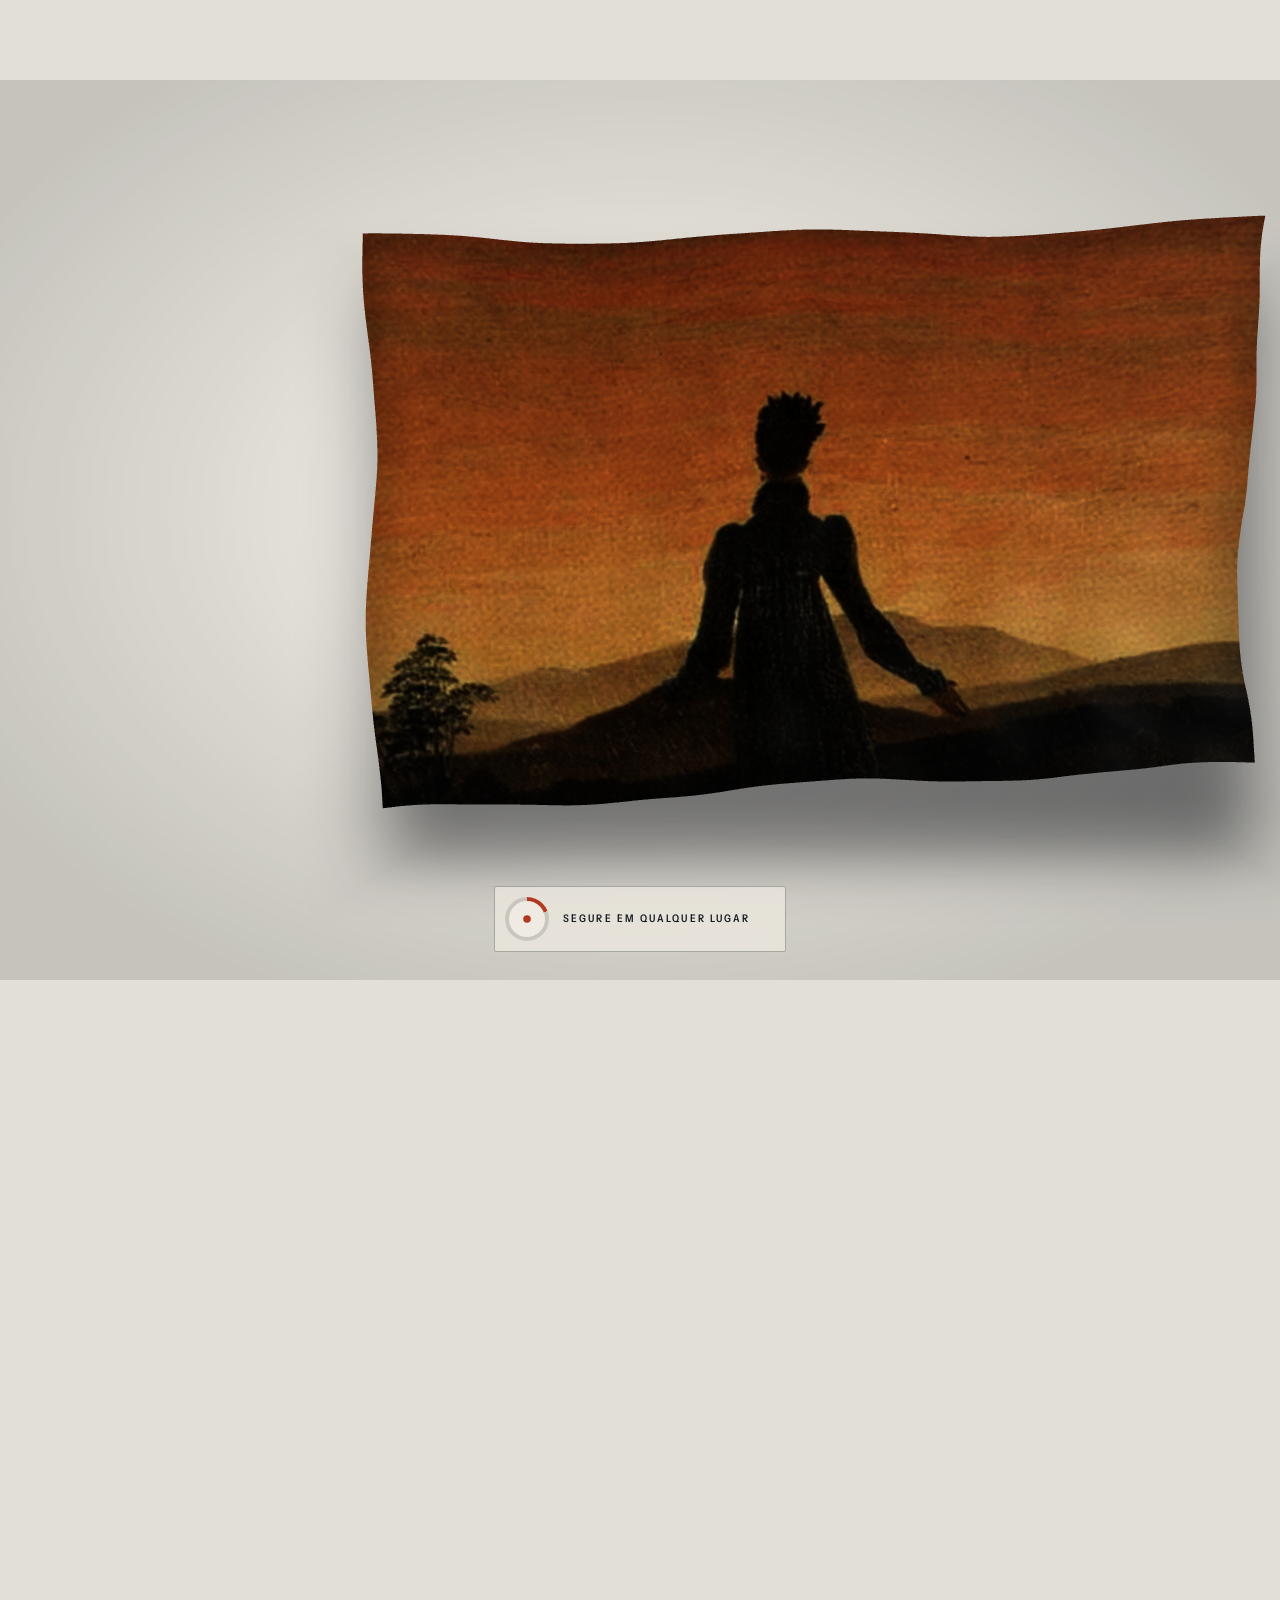
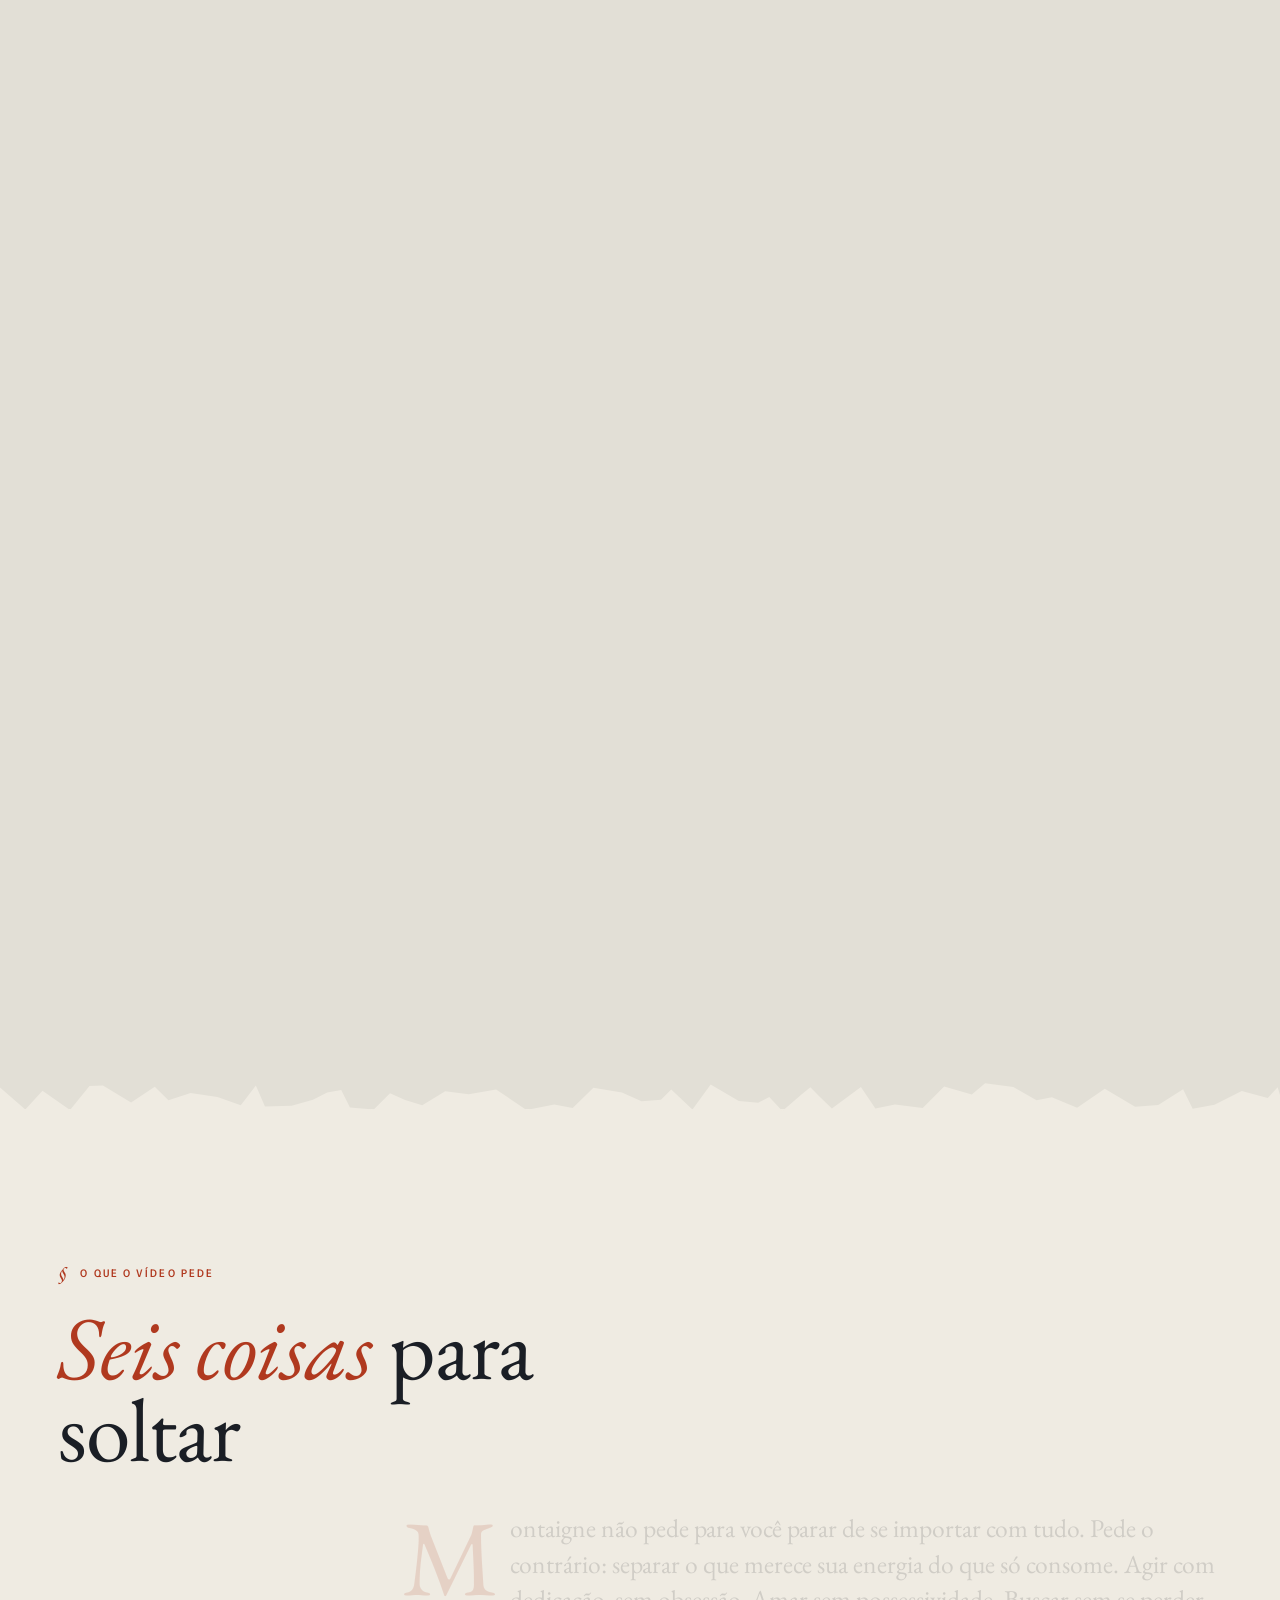
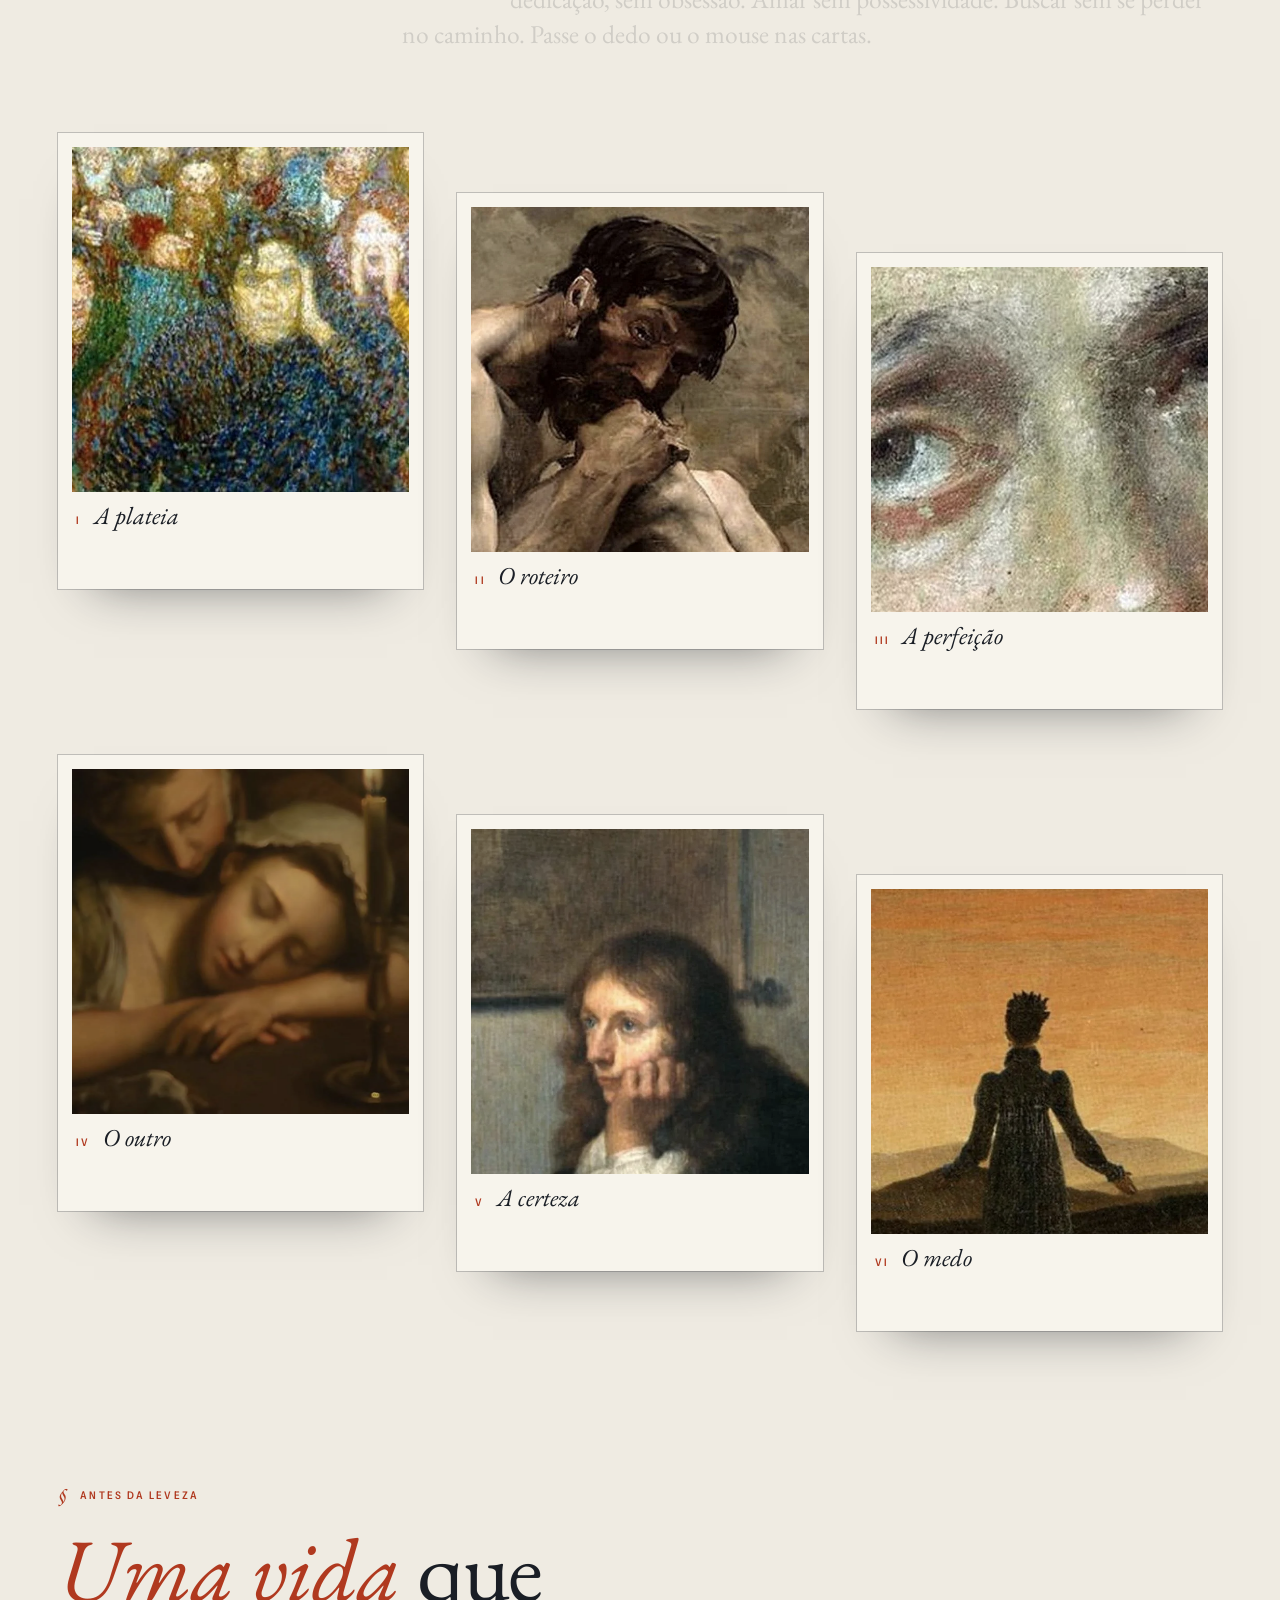
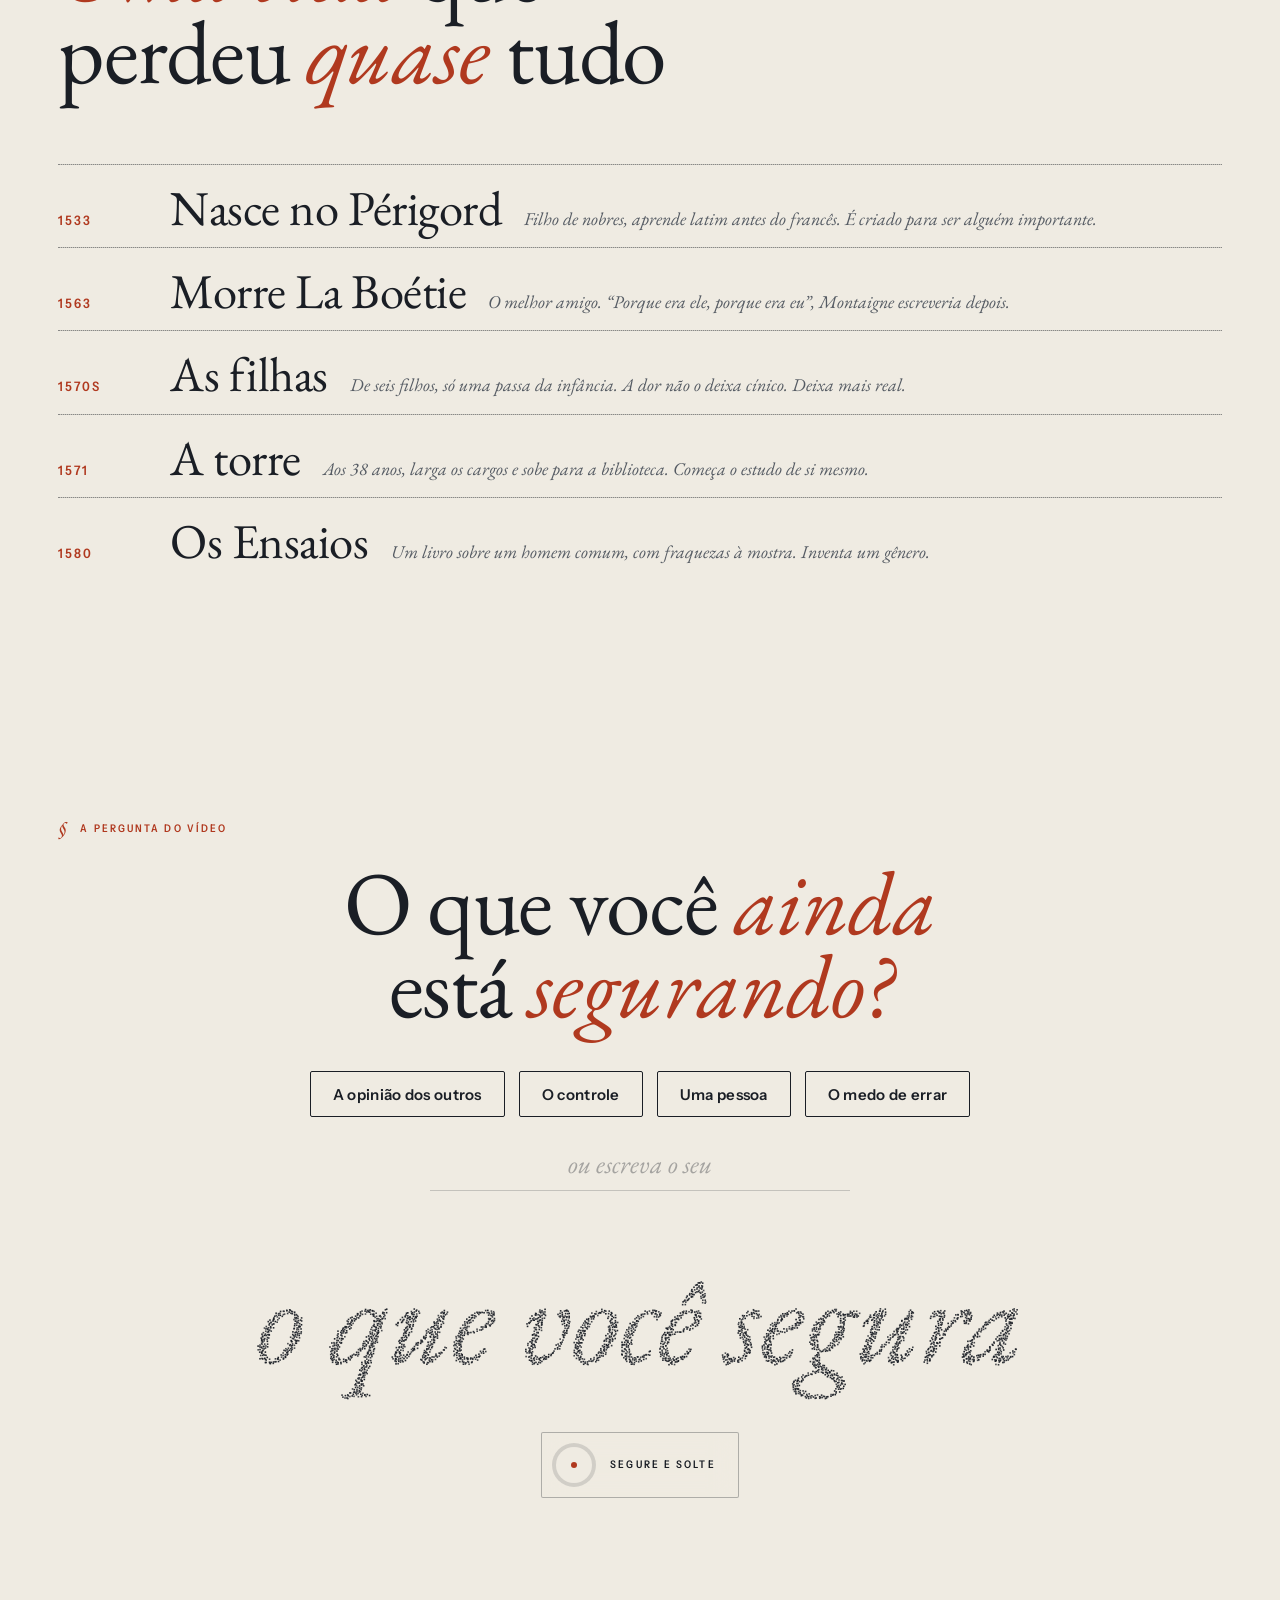
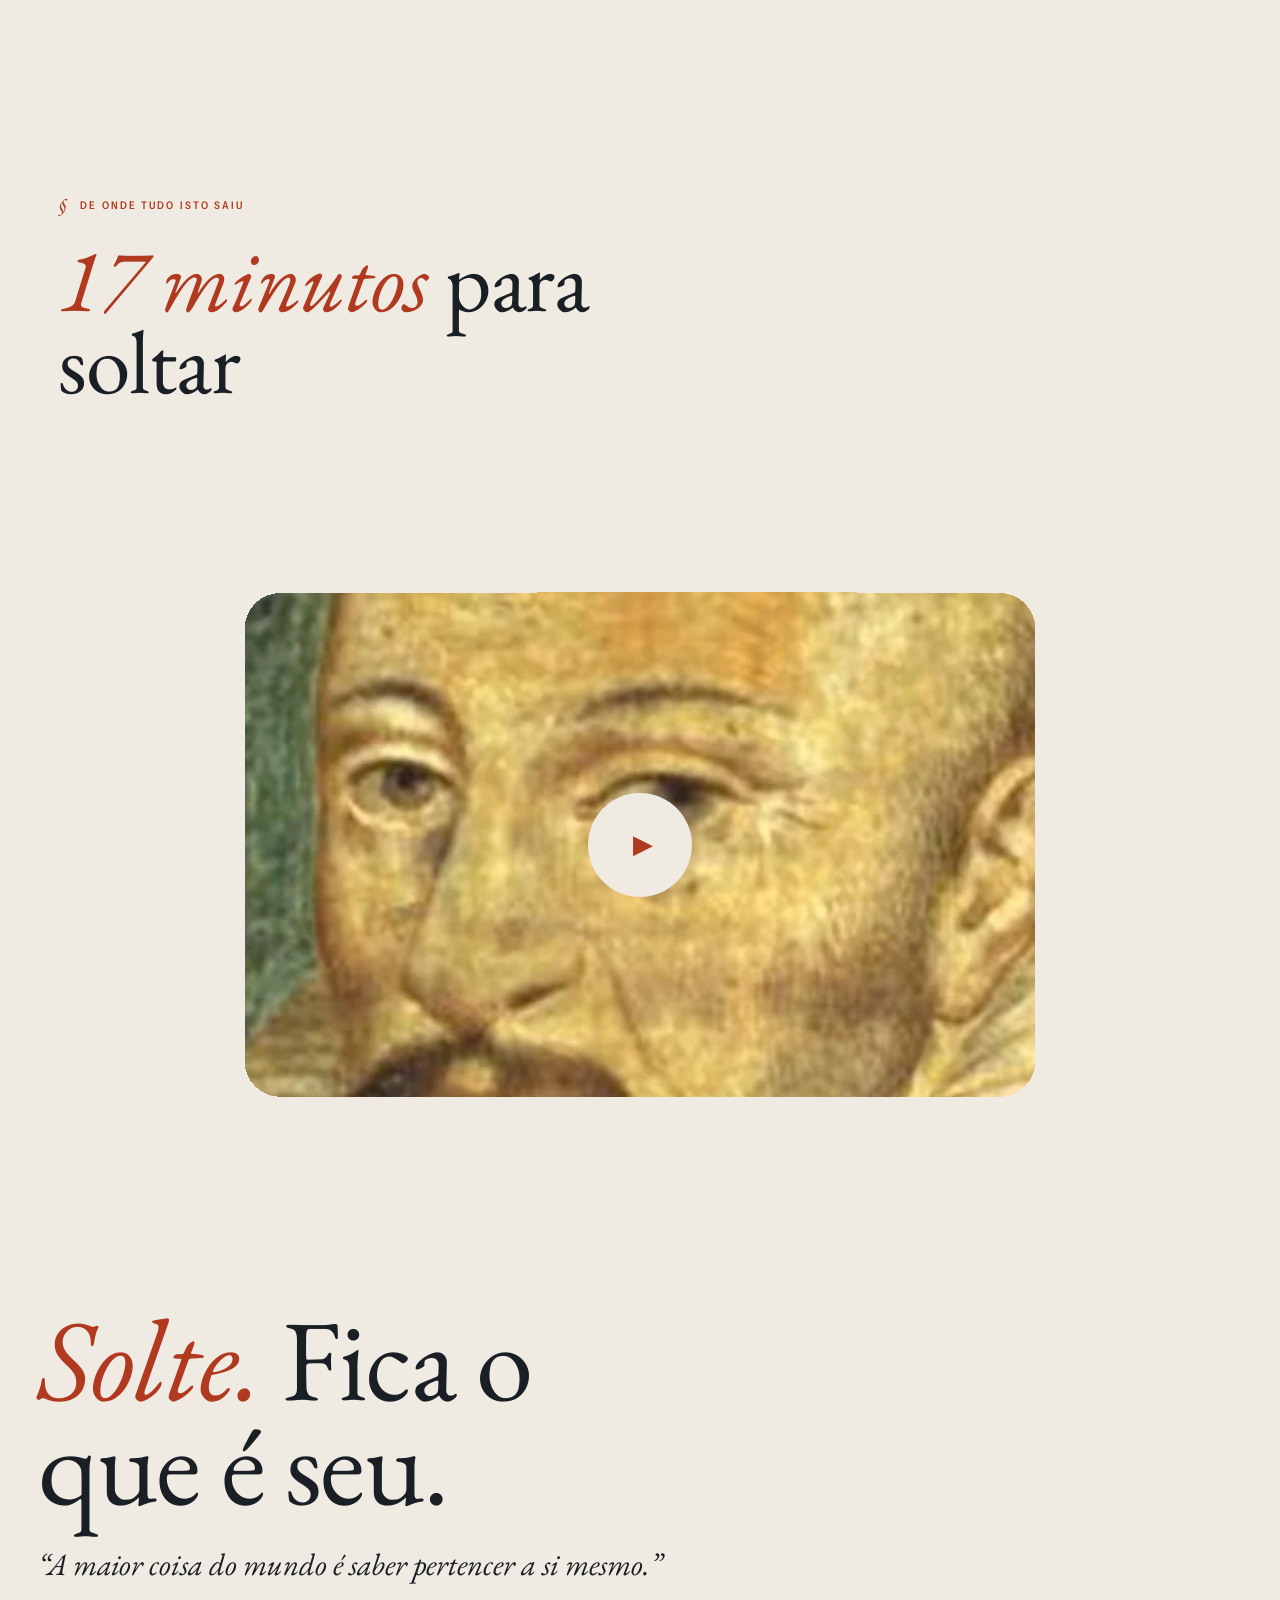
<file: montaigne.html>
<!doctype html>
<html lang="pt-BR">
<head>
<meta charset="utf-8">
<meta name="viewport" content="width=device-width, initial-scale=1, viewport-fit=cover">
<title>Paradoxo — Montaigne: solte</title>
<meta name="description" content="Quanto mais você segura, mais escapa. A filosofia de Michel de Montaigne contada com as pinturas do vídeo “Quando você para de se importar, tudo começa a dar certo”.">
<meta name="theme-color" content="#e2dfd6">
<meta property="og:title" content="Paradoxo — Montaigne: solte">
<meta property="og:description" content="Quanto mais você segura, mais escapa.">
<meta property="og:image" content="montaigne/img/og.jpg">
<meta property="og:type" content="website">
<link rel="icon" href="montaigne/img/favicon.svg" type="image/svg+xml">
<link rel="preload" href="fonts/garamond.woff2" as="font" type="font/woff2" crossorigin>
<link rel="preload" href="fonts/garamond-italic.woff2" as="font" type="font/woff2" crossorigin>
<link rel="stylesheet" href="src/styles.css">
<link rel="stylesheet" href="montaigne/src/theme.css">
<script type="application/ld+json">
{"@context":"https://schema.org","@type":"CreativeWork","name":"Solte — o paradoxo de Montaigne","about":{"@type":"Book","name":"Ensaios","author":{"@type":"Person","name":"Michel de Montaigne"},"datePublished":"1580"},"inLanguage":"pt-BR","citation":{"@type":"VideoObject","name":"Quando Você Para de se Importar, Tudo Começa a Dar Certo – A Filosofia de Michel de Montaigne","url":"https://www.youtube.com/watch?v=LWuZr9304Y4"}}
</script>
<script type="importmap">
{"imports":{"three":"./vendor/three/three.module.min.js","lenis":"./vendor/lenis/lenis.mjs","app/":"./montaigne/src/","shared/":"./src/"}}
</script>
</head>
<body class="is-loading m">
<a class="skip mono" href="#page">Pular para o texto</a>

<div class="loader" id="loader">
  <img class="loader__bg" id="loadPic" src="montaigne/img/paint/m18-colina.webp" alt="" aria-hidden="true">
  <div class="loader__in">
    <p class="mono loader__k"><span>II · Montaigne</span><span>Ensaios, 1580</span></p>
    <p class="loader__mark"><i>P</i>aradoxo</p>
    <p class="loader__q"><em class="sw">Quanto mais segura,</em> mais escapa.</p>
    <div class="loader__row">
      <p class="mono loader__n" aria-live="polite"><span id="loadN">00</span> / 27 pinturas</p>
      <div class="loader__go">
        <button class="pill pill--glow" id="enterSnd" type="button">Entrar com som</button>
        <button class="loader__mute mono" id="enterMute" type="button">Entrar em silêncio</button>
      </div>
    </div>
  </div>
</div>

<header class="hdr" id="hdr">
  <a class="hdr__mark" href="index.html" title="Voltar às portas"><i>P</i><span>aradoxo</span><small class="mono">II · Montaigne</small></a>
  <nav class="hdr__nav mono" aria-label="Seções">
    <a href="#segure">Segure</a>
    <a href="#soltar">Seis coisas</a>
    <a href="#vida">A vida dele</a>
    <a href="#video">O vídeo</a>
  </nav>
  <button class="hdr__snd mono" id="sndBtn" type="button" aria-pressed="false" aria-label="Som: trilha sonora"><i></i><i></i><i></i><i></i><span>Som</span></button>
  <button class="hdr__menu mono" id="menuBtn" type="button" aria-expanded="false" aria-controls="menu">Menu</button>
</header>

<nav class="menu" id="menu" hidden aria-label="Menu">
  <a href="#top"><span class="mono">I</span>Início</a>
  <a href="#segure"><span class="mono">II</span>Segure</a>
  <a href="#soltar"><span class="mono">III</span>Seis coisas para soltar</a>
  <a href="#vida"><span class="mono">IV</span>A vida dele</a>
  <a href="#video"><span class="mono">V</span>O vídeo</a>
  <a href="index.html"><span class="mono">←</span>As outras portas</a>
</nav>

<ol class="index mono" id="index" aria-hidden="true">
  <li><span>O começo</span><b>·</b></li>
  <li><span>Controle</span><b>I</b></li>
  <li><span>A plateia</span><b>II</b></li>
  <li><span>A torre</span><b>III</b></li>
  <li><span>Clareza</span><b>IV</b></li>
  <li><span>Amar</span><b>V</b></li>
  <li><span>Soltar</span><b>VI</b></li>
</ol>

<main id="top">
  <section class="world" id="world" aria-label="Montaigne em sete cenas">
    <div class="stage" id="stage">
      <canvas id="gl" aria-hidden="true"></canvas>

      <article class="st st--hero" data-st="0">
        <p class="mono st__kick ln" style="display:flex"><span>Michel de Montaigne</span><span>Ensaios, 1580</span></p>
        <h1 class="st__t"><span class="ln"><em class="sw">Quanto mais segura,</em></span><span class="ln"><b>mais escapa.</b></span></h1>
      </article>

      <article class="st st--l" data-st="1">
        <p class="mono st__num ln">I — A ilusão do controle</p>
        <h2 class="st__t"><span class="ln"><b>Controlar</b></span><span class="ln"><em class="sw">o incontrolável</em></span></h2>
        <p class="st__p ln">A gente planeja, ensaia, se preocupa, como se a vida fosse uma equação que fecha com esforço. Montaigne olhou para isso sem ilusão: o controle é, quase sempre, uma fantasia que cansa.</p>
      </article>

      <article class="st st--r" data-st="2">
        <p class="mono st__num ln">II — A plateia</p>
        <h2 class="st__t"><span class="ln"><em class="sw">viver para</em></span><span class="ln"><b>o olhar alheio</b></span></h2>
        <p class="st__p ln">Desde criança, aprovação vira recompensa. Aos poucos você molda a fala, a roupa, as escolhas, até não saber mais o que era seu. Montaigne escreveu para se entender, não para convencer ninguém.</p>
      </article>

      <article class="st st--l" data-st="3">
        <p class="mono st__num ln">III — A torre</p>
        <h2 class="st__t"><span class="ln"><b>Uma torre,</b></span><span class="ln"><em class="sw">não uma fuga</em></span></h2>
        <p class="st__p ln">Perdeu o melhor amigo, perdeu cinco de seus seis filhos ainda pequenos, viu a França se rasgar em guerra civil. Não endureceu. Subiu para uma torre de livros, com frases em latim no teto, e começou a estudar a si mesmo.</p>
      </article>

      <article class="st st--c" data-st="4">
        <p class="mono st__num ln">IV — Desapego é clareza</p>
        <h2 class="st__t st__t--list">
          <span class="ln"><b>Desapego</b> <em class="sw">não é</em> <b>frieza.</b></span>
          <span class="ln"><b>Entrega</b> <em class="sw">não é</em> <b>desistir.</b></span>
          <span class="ln"><b>Leveza</b> <em class="sw">não é</em> <b>descaso.</b></span>
        </h2>
      </article>

      <article class="st st--r" data-st="5">
        <p class="mono st__num ln">V — Amar sem prender</p>
        <h2 class="st__t"><span class="ln"><em class="sw">segurar alguém</em></span><span class="ln"><b>é perder</b></span></h2>
        <p class="st__p ln">A amizade com La Boétie não cobrava nada. Só existia. Montaigne viu ali o que acontece quando se ama alguém sem tentar possuí-lo.</p>
      </article>

      <article class="st st--hero" data-st="6">
        <p class="mono st__num ln">VI — Soltar</p>
        <h2 class="st__t"><span class="ln"><em class="sw">O que importa</em></span><span class="ln"><b>começa a florescer.</b></span></h2>
        <p class="st__p ln">Quando você para de se importar com o que nunca importou, sobra espaço. Para falar com verdade, errar com coragem, viver sem pedir licença.</p>
      </article>

      <p class="mono cue" id="cue" aria-hidden="true">Role e solte</p>
    </div>
  </section>

  <section class="core hold" id="segure" aria-labelledby="holdT">
    <div class="core__stage">
      <canvas id="coreGl" aria-hidden="true"></canvas>
      <img class="core__flat" id="coreFlat" src="montaigne/img/paint/m05-punho.webp" alt="" aria-hidden="true">
      <h2 class="sr" id="holdT">Segure a pintura e depois solte</h2>
      <article class="cap" data-k="0"><p class="mono">Uma experiência de dez segundos</p><h3><em class="sw">Segure.</em></h3><p>Clique e não solte. No celular, segure o botão.</p></article>
      <article class="cap" data-k="1"><h3><em class="sw">Mais forte.</em></h3><p class="mono">veja o que acontece com o que você aperta</p></article>
      <article class="cap cap--r" data-k="2"><h3><em class="sw">Agora,</em> solte.</h3></article>
      <article class="cap cap--c" data-k="3"><h3>Ela só se abriu <em class="sw">quando você soltou.</em></h3></article>
      <button class="hold__btn mono" id="holdBtn" type="button" aria-pressed="false"><span>Segure</span><i aria-hidden="true"></i></button>
    </div>
  </section>

  <div class="page" id="page">
    <div class="tear" aria-hidden="true"></div>

    <section class="forte" id="soltar" aria-labelledby="soltarT">
      <p class="mono kick">O que o vídeo pede</p>
      <h2 class="big" id="soltarT"><em class="sw">Seis coisas</em> para soltar</h2>
      <p class="lede">Montaigne não pede para você parar de se importar com tudo. Pede o contrário: separar o que merece sua energia do que só consome. Agir com dedicação, sem obsessão. Amar sem possessividade. Buscar sem se perder no caminho. Passe o dedo ou o mouse nas cartas.</p>
      <div class="deck" id="deck">
        <figure class="dc" tabindex="0"><div class="dc__in"><div class="dc__f"><img src="montaigne/img/paint/m06-multidao.webp" alt="" loading="lazy"><figcaption><span class="mono">I</span>A plateia</figcaption></div><div class="dc__b"><span class="mono">I · A plateia</span><p>Quem vive de aplauso entrega a chave de casa para estranhos.</p></div></div></figure>
        <figure class="dc" tabindex="0"><div class="dc__in"><div class="dc__f"><img src="montaigne/img/paint/m05-punho.webp" alt="" loading="lazy"><figcaption><span class="mono">II</span>O roteiro</figcaption></div><div class="dc__b"><span class="mono">II · O roteiro</span><p>A vida não é máquina para operar. É organismo, e floresce para quem aceita o imprevisto.</p></div></div></figure>
        <figure class="dc" tabindex="0"><div class="dc__in"><div class="dc__f"><img src="montaigne/img/paint/m13-olhos.webp" alt="" loading="lazy"><figcaption><span class="mono">III</span>A perfeição</figcaption></div><div class="dc__b"><span class="mono">III · A perfeição</span><p>Montaigne confessou as próprias vaidades e incoerências. Foi isso que o tornou universal.</p></div></div></figure>
        <figure class="dc" tabindex="0"><div class="dc__in"><div class="dc__f"><img src="montaigne/img/paint/m11-casal.webp" alt="" loading="lazy"><figcaption><span class="mono">IV</span>O outro</figcaption></div><div class="dc__b"><span class="mono">IV · O outro</span><p>Presença, não cobrança. Entrega, não domínio.</p></div></div></figure>
        <figure class="dc" tabindex="0"><div class="dc__in"><div class="dc__f"><img src="montaigne/img/paint/m08-leitor.webp" alt="" loading="lazy"><figcaption><span class="mono">V</span>A certeza</figcaption></div><div class="dc__b"><span class="mono">V · A certeza</span><p>“Que sais-je?” O que sei eu? A dúvida de Montaigne não paralisa. Ela desarma.</p></div></div></figure>
        <figure class="dc" tabindex="0"><div class="dc__in"><div class="dc__f"><img src="montaigne/img/paint/m16-bracos.webp" alt="" loading="lazy"><figcaption><span class="mono">VI</span>O medo</figcaption></div><div class="dc__b"><span class="mono">VI · O medo</span><p>O medo de falhar costuma ser o único obstáculo real entre você e o que quer viver.</p></div></div></figure>
      </div>
    </section>

    <section class="quem" id="vida" aria-labelledby="vidaT">
      <div class="quem__head">
        <p class="mono kick">Antes da leveza</p>
        <h2 class="big" id="vidaT"><em class="sw">Uma vida</em> que perdeu <em class="sw">quase</em> tudo</h2>
      </div>
      <ul class="cast" id="cast">
        <li data-img="montaigne/img/cut/m17-retrato.webp"><span class="mono">1533</span><b>Nasce no Périgord</b><i>Filho de nobres, aprende latim antes do francês. É criado para ser alguém importante.</i></li>
        <li data-img="montaigne/img/cut/m08-leitor.webp"><span class="mono">1563</span><b>Morre La Boétie</b><i>O melhor amigo. “Porque era ele, porque era eu”, Montaigne escreveria depois.</i></li>
        <li data-img="montaigne/img/cut/m01-pano.webp"><span class="mono">1570s</span><b>As filhas</b><i>De seis filhos, só uma passa da infância. A dor não o deixa cínico. Deixa mais real.</i></li>
        <li data-img="montaigne/img/cut/m09-horizonte.webp"><span class="mono">1571</span><b>A torre</b><i>Aos 38 anos, larga os cargos e sobe para a biblioteca. Começa o estudo de si mesmo.</i></li>
        <li data-img="montaigne/img/cut/m02-montaigne.webp"><span class="mono">1580</span><b>Os Ensaios</b><i>Um livro sobre um homem comum, com fraquezas à mostra. Inventa um gênero.</i></li>
        <li data-img="montaigne/img/cut/m16-bracos.webp"><span class="mono">1592</span><b>Morre em casa</b><i>Ainda reescrevendo. Nunca chegou a uma versão final, e não parecia se importar.</i></li>
      </ul>
      <img class="cast__peek" id="peek" alt="" aria-hidden="true">
    </section>

    <section class="pick" aria-labelledby="pickT">
      <p class="mono kick">A pergunta do vídeo</p>
      <h2 class="big" id="pickT">O que você <em class="sw">ainda</em> está <em class="sw">segurando?</em></h2>
      <div class="pick__btns" role="group" aria-label="Escolha uma resposta">
        <button type="button" class="pill" data-pick="o" aria-pressed="false">A opinião dos outros</button>
        <button type="button" class="pill" data-pick="c" aria-pressed="false">O controle</button>
        <button type="button" class="pill" data-pick="p" aria-pressed="false">Uma pessoa</button>
        <button type="button" class="pill" data-pick="f" aria-pressed="false">O medo de errar</button>
      </div>
      <form class="solte__form" autocomplete="off"><label class="sr" for="solteIn">Ou escreva o que você segura</label><input id="solteIn" maxlength="28" placeholder="ou escreva o seu" spellcheck="false"></form>
      <div class="solte">
        <canvas class="solte__cv" aria-hidden="true"></canvas>
        <button class="solte__btn hold__btn mono" type="button" aria-pressed="false"><span>Segure e solte</span><i aria-hidden="true"></i></button>
      </div>
      <p class="pick__a" id="pickA" aria-live="polite"></p>
    </section>

    <section class="video" id="video" aria-labelledby="videoT">
      <p class="mono kick">De onde tudo isto saiu</p>
      <h2 class="big" id="videoT"><em class="sw">17 minutos</em> para soltar</h2>
      <div class="frame">
        <div class="player" id="player">
          <button class="player__face" id="playerBtn" type="button"><span class="sr">Reproduzir o vídeo: </span>
            <img src="montaigne/img/paint/m17-retrato.webp" alt="">
            <span class="player__play" aria-hidden="true">▶</span>
            <span class="mono player__cap">A Psique · 17 min<br>Quando você para de se importar</span>
          </button>
        </div>
      </div>
    </section>

    <footer class="foot">
      <h2 class="foot__t"><em class="sw">Solte.</em> Fica o que é seu.</h2>
      <blockquote class="foot__q"><p>“A maior coisa do mundo é saber pertencer a si mesmo.”</p><cite class="mono">Montaigne, Ensaios, livro I, cap. 39</cite></blockquote>
      <a class="btn" href="https://www.youtube.com/watch?v=LWuZr9304Y4" target="_blank" rel="noopener"><span>Assistir ao vídeo</span><b aria-hidden="true">↗</b></a>
      <div class="foot__cols">
        <p><span class="mono">Vídeo</span>A Psique, sobre Michel de Montaigne</p>
        <p><span class="mono">Livro</span>Ensaios, Michel de Montaigne, 1580</p>
        <p><span class="mono">Imagens</span>As pinturas que o vídeo usa, feitas de grãos de pigmento que o vento leva</p>
        <p><span class="mono">Outros</span><a href="index.html">Voltar às portas do Paradoxo</a></p>
      </div>
    </footer>

    <section class="outro" aria-label="Próximo paradoxo">
      <div class="outro__stick">
        <a class="next" href="idiota.html"><img src="img/paint/p15-rua.webp" alt=""><span class="mono">Outro paradoxo · Dostoiévski</span><b><em class="sw">O Idiota.</em> Ser bom é suficiente num mundo que não é?</b><i aria-hidden="true">→</i></a>
        <p class="outro__hint mono" hidden><span>Continue rolando para entrar</span><i aria-hidden="true"></i></p>
      </div>
    </section>
  </div>
</main>

<script type="module" src="montaigne/src/main.js"></script>
</body>
</html>
</file>
<file: lobby/lobby.css>
/* Lobby: o objeto impossível. Metade do céu é brasa (Dostoiévski), metade é névoa (Montaigne). */
:root {
  --night: #0c0a0b;
  --bone: #f1ece4;
  --bone-2: rgba(241, 236, 228, .62);
  --f-sans: "Archivo", "Helvetica Neue", Arial, sans-serif;
  --f-serif: "Bodoni Moda", Didot, Georgia, serif;
  --f-mono: "Plex Mono", ui-monospace, Menlo, monospace;
  --gut: clamp(16px, 3vw, 44px);
  --ease: cubic-bezier(.2, .7, .1, 1);
}
@font-face { font-family: "Archivo"; src: url(../fonts/archivo.woff2) format("woff2"); font-weight: 100 900; font-stretch: 62% 125%; font-display: swap; }
@font-face { font-family: "Bodoni Moda"; src: url(../fonts/bodoni-italic.woff2) format("woff2"); font-weight: 400 900; font-style: italic; font-display: swap; }
@font-face { font-family: "Plex Mono"; src: url(../fonts/mono.woff2) format("woff2"); font-weight: 500; font-display: swap; }

*, *::before, *::after { box-sizing: border-box; }
html, body { height: 100%; }
body { margin: 0; overflow: hidden; color: var(--bone); font: 400 16px/1.45 var(--f-sans); -webkit-font-smoothing: antialiased;
  background:
    radial-gradient(60% 70% at 8% 100%, rgba(150, 62, 22, .55), transparent 70%),
    radial-gradient(55% 60% at 100% 0%, rgba(120, 146, 170, .42), transparent 70%),
    radial-gradient(80% 80% at 50% 50%, #1a1517, var(--night) 75%);
}
body::after { content: ""; position: fixed; inset: -50%; z-index: 9; pointer-events: none; opacity: .08; animation: grain .9s steps(4) infinite;
  background-image: url("data:image/svg+xml,%3Csvg xmlns='http://www.w3.org/2000/svg' width='160' height='160'%3E%3Cfilter id='n'%3E%3CfeTurbulence type='fractalNoise' baseFrequency='.9' numOctaves='2' stitchTiles='stitch'/%3E%3C/filter%3E%3Crect width='100%25' height='100%25' filter='url(%23n)'/%3E%3C/svg%3E"); }
@keyframes grain { 0% { transform: translate(0, 0); } 25% { transform: translate(-3%, 2%); } 50% { transform: translate(2%, -3%); } 75% { transform: translate(-2%, -1%); } }
a { color: inherit; text-decoration: none; }
:focus-visible { outline: 2px solid var(--bone); outline-offset: 4px; }
.mono { font: 500 11px/1.4 var(--f-mono); text-transform: uppercase; letter-spacing: .08em; }
em { font-family: var(--f-serif); font-style: italic; font-weight: 500; letter-spacing: -.02em; }

#gl { position: fixed; inset: 0; width: 100%; height: 100%; display: block; cursor: grab; touch-action: none; opacity: 1; transition: opacity 1.2s var(--ease), filter 1.2s var(--ease); }
body.is-loading #gl { opacity: 0; filter: blur(14px); }

/* nome: a palavra também se parte quando o objeto se abre */
.top { position: fixed; z-index: 5; top: 0; left: 0; right: 0; display: flex; justify-content: space-between; align-items: flex-start; padding: 22px var(--gut); pointer-events: none; }
.brand { margin: 0; font: 700 clamp(30px, 3.4vw, 54px)/.9 var(--f-sans); font-stretch: 88%; letter-spacing: -.05em; transition: letter-spacing 1s var(--ease), filter .8s; }
.brand::first-letter { font: italic 500 1.12em/1 var(--f-serif); letter-spacing: -.02em; }
body.open .brand { letter-spacing: .02em; filter: blur(.4px); }
.top__meta { margin: 6px 0 0; text-align: right; color: var(--bone-2); position: relative; }
.top__meta span { display: block; transition: opacity .6s, transform .8s var(--ease); }
.top__meta .s-off { position: absolute; right: 0; top: 0; opacity: 0; transform: translateY(8px); white-space: nowrap; }
body.open .top__meta .s-on { opacity: 0; transform: translateY(-8px); }
body.open .top__meta .s-off { opacity: 1; transform: none; }

/* etiquetas presas às portas */
.tags { position: fixed; inset: 0; z-index: 4; pointer-events: none; }
.tag { position: absolute; left: 0; top: 0; will-change: transform; }
.tag > .mono { position: absolute; left: 0; bottom: 0; translate: -50% 0; white-space: nowrap; padding: 6px 11px; border-radius: 99px; background: rgba(12, 10, 11, .55); border: 1px solid color-mix(in srgb, var(--tone, #aaa) 50%, transparent); color: var(--tone, var(--bone-2)); -webkit-backdrop-filter: blur(8px); backdrop-filter: blur(8px); transition: opacity .5s var(--ease), background .4s, color .4s; }
.tag.on > .mono { background: var(--tone); color: #120d0b; }
.tag--soon > .mono { color: var(--bone-2); border-color: rgba(241, 236, 228, .2); }
body.open .tag, body.leaving .tag, body.is-loading .tag { opacity: 0; }
.tag { transition: opacity .5s; }

/* legenda grande no canto: muda com a porta em foco */
.caps { position: fixed; z-index: 4; left: var(--gut); bottom: 70px; width: min(560px, calc(100vw - 2 * var(--gut))); height: 190px; pointer-events: none; }
.cap { position: absolute; left: 0; bottom: 0; display: grid; gap: 10px; }
.cap > * { opacity: 0; transform: translateY(18px); filter: blur(6px); transition: opacity .5s var(--ease), transform .8s var(--ease), filter .6s; }
.cap.on > * { opacity: 1; transform: none; filter: none; }
.cap.on > :nth-child(2) { transition-delay: .05s; } .cap.on > :nth-child(3) { transition-delay: .1s; }
.cap .mono { color: var(--tone, var(--bone-2)); }
.cap b { font: 700 clamp(44px, 5.6vw, 96px)/.86 var(--f-sans); font-stretch: 90%; letter-spacing: -.05em; text-shadow: 0 10px 50px rgba(0, 0, 0, .6); }
.cap b em { font-weight: 400; color: var(--tone, var(--bone)); }
.cap i { font: italic 400 clamp(16px, 1.3vw, 20px)/1.35 var(--f-serif); color: var(--bone-2); max-width: 30em; }
.cap--idle b { font-size: clamp(34px, 3.8vw, 64px); }
body.leaving .caps { opacity: 0; transition: opacity .4s; }

/* lista de portas: atalho de teclado e plano B sem 3D */
.doors { position: fixed; z-index: 5; left: var(--gut); bottom: 24px; display: flex; gap: 22px; }
.doors a, .doors__soon { display: flex; align-items: baseline; gap: 8px; font: 600 15px/1 var(--f-sans); letter-spacing: -.01em; color: var(--bone-2); transition: color .3s; }
.doors a:hover, .doors a:focus-visible { color: var(--bone); }
.doors .mono { color: inherit; opacity: .7; }
.doors__soon { opacity: .4; }
.hint { position: fixed; z-index: 5; right: var(--gut); bottom: 24px; margin: 0; display: flex; gap: 18px; color: var(--bone-2); transition: opacity .6s; }
.hint span::before { content: ""; display: inline-block; width: 7px; height: 7px; margin-right: 8px; border: 1px solid currentColor; border-radius: 50%; vertical-align: 1px; }
body.hovering .hint { opacity: .25; }

.load { position: fixed; z-index: 6; left: 50%; top: 50%; translate: -50% -50%; display: grid; justify-items: center; gap: 14px; color: var(--bone-2); transition: opacity .8s; }
.load i { width: 120px; height: 1px; background: linear-gradient(90deg, transparent, var(--bone), transparent); animation: scan 1.4s var(--ease) infinite; }
@keyframes scan { from { transform: scaleX(.1); opacity: .2; } 50% { opacity: 1; } to { transform: scaleX(1); opacity: .2; } }
body:not(.is-loading) .load { opacity: 0; pointer-events: none; }

.veil { position: fixed; inset: 0; z-index: 20; pointer-events: none; opacity: 0; transition: opacity .7s var(--ease); }
.veil.on { opacity: 1; }
body.leaving .top, body.leaving .doors, body.leaving .hint { opacity: 0; transition: opacity .5s; }

/* sem 3D: as portas viram a página */
body.flat { overflow: auto; }
body.flat #gl, body.flat .tags, body.flat .hint, body.flat .load { display: none; }
body.flat .doors { position: static; flex-direction: column; gap: 6px; padding: 30vh var(--gut) 60px; }
body.flat .doors a, body.flat .doors__soon { font-size: clamp(44px, 9vw, 120px); font-weight: 700; letter-spacing: -.05em; color: var(--bone); }

@media (max-width: 760px) {
  .doors { gap: 14px; bottom: calc(18px + env(safe-area-inset-bottom)); }
  .doors a, .doors__soon { font-size: 13px; }
  .doors__soon { display: none; }
  .hint { top: 76px; bottom: auto; left: var(--gut); right: auto; }
  .hint span:last-child { display: none; }
  .caps { bottom: calc(52px + env(safe-area-inset-bottom)); height: 150px; }
  .cap b { font-size: 44px; } .cap--idle b { font-size: 32px; } .cap i { font-size: 15px; }
}
@media (prefers-reduced-motion: reduce) { body::after { animation: none; } }

/* início limpo: só o nome em cima e as etiquetas nas portas; a lista de portas fica só para teclado e leitores de tela */
.caps, .hint { display: none !important; }
body:not(.flat) .doors { position: fixed; left: -9999px; }
body:not(.flat) .doors a:focus-visible { left: auto; }
body:not(.flat) .doors:focus-within { left: var(--gut); bottom: 24px; }
.tag > .mono { font-size: 10.5px; }
.tag i.q { position: absolute; left: 0; top: 10px; translate: -50% 6px; white-space: nowrap; font: italic 400 16px/1.3 var(--f-serif); color: var(--bone); opacity: 0; text-shadow: 0 2px 18px #000; transition: opacity .5s var(--ease), translate .6s var(--ease); }
.tag.on i.q { opacity: 1; translate: -50% 0; }
body.flash .brand { animation: snap 1.2s var(--ease); }
@keyframes snap { 0% { filter: blur(6px); letter-spacing: .3em; opacity: .2; } 100% { filter: none; letter-spacing: -.05em; opacity: 1; } }
body.intro .tag, body.intro .top__meta { opacity: 0 !important; }

/* som: botão discreto embaixo do estado */
.top { align-items: flex-start; }
.snd { position: fixed; z-index: 6; right: var(--gut); top: 58px; pointer-events: auto; display: flex; align-items: center; gap: 9px; padding: 7px 12px 7px 10px; border-radius: 99px; border: 1px solid rgba(241, 236, 228, .18); background: rgba(12, 10, 11, .35); color: var(--bone-2); cursor: pointer; -webkit-backdrop-filter: blur(8px); backdrop-filter: blur(8px); transition: color .3s, border-color .3s, opacity .5s; }
.snd:hover, .snd[aria-pressed="true"] { color: var(--bone); border-color: rgba(241, 236, 228, .45); }
.snd i { display: flex; align-items: flex-end; gap: 2px; height: 10px; }
.snd b { width: 2px; height: 3px; background: currentColor; border-radius: 1px; transition: height .3s; }
.snd[aria-pressed="true"] b { animation: eq 1s ease-in-out infinite alternate; }
.snd[aria-pressed="true"] b:nth-child(2) { animation-delay: -.3s; } .snd[aria-pressed="true"] b:nth-child(3) { animation-delay: -.7s; } .snd[aria-pressed="true"] b:nth-child(4) { animation-delay: -.5s; }
@keyframes eq { from { height: 2px; } to { height: 10px; } }
body.is-loading .snd, body.leaving .snd, body.flat .snd { opacity: 0; pointer-events: none; }

/* cursor: um anel que segue a mão e vira "Entrar" sobre uma porta */
.cur { display: none; }
@media (pointer: fine) {
  .cur { display: grid; place-items: center; position: fixed; z-index: 3; left: 0; top: 0; width: 34px; height: 34px; margin: -17px 0 0 -17px; border-radius: 50%; border: 1px solid rgba(241, 236, 228, .55); pointer-events: none; opacity: 0; will-change: transform; transition: width .45s var(--ease), height .45s var(--ease), margin .45s var(--ease), background .35s, border-color .35s, opacity .4s; }
  .cur span { opacity: 0; color: #120d0b; font-size: 10px; transition: opacity .25s; white-space: nowrap; }
  body.cur-on .cur { opacity: 1; }
  body.hovering .cur { width: 70px; height: 70px; margin: -35px 0 0 -35px; background: var(--ctone, var(--bone)); border-color: transparent; }
  body.hovering .cur span { opacity: 1; transition-delay: .12s; }
  body.dragging .cur { width: 18px; height: 18px; margin: -9px 0 0 -9px; }
  body.leaving .cur, body.is-loading .cur, body.flat .cur { opacity: 0; }
}
@media (max-width: 760px) { .snd { top: auto; bottom: calc(18px + env(safe-area-inset-bottom)); } }
@media (prefers-reduced-motion: reduce) { .snd[aria-pressed="true"] b { animation: none; height: 8px; } }
</file>
<file: src/styles.css>
/* ===== Tokens ===== */
:root {
  --night: #0d0907;
  --bone: #f1e8d8;
  --bone-2: rgba(241, 232, 216, .72);
  --gold: #d9ad62;
  --ember: #c4512b;
  --paper: #eee4d1;
  --paper-2: #e3d7c0;
  --ink: #1b130d;
  --ink-2: #6a5a4a;
  --line: rgba(27, 19, 13, .18);
  --f-sans: "Archivo", "Helvetica Neue", Arial, sans-serif;
  --f-serif: "Bodoni Moda", Didot, Georgia, serif;
  --f-mono: "Plex Mono", ui-monospace, Menlo, monospace;
  --gut: clamp(16px, 3vw, 44px);
  --ease: cubic-bezier(.2, .7, .1, 1);
}

@font-face { font-family: "Archivo"; src: url(../fonts/archivo.woff2) format("woff2"); font-weight: 100 900; font-stretch: 62% 125%; font-display: swap; }
@font-face { font-family: "Bodoni Moda"; src: url(../fonts/bodoni.woff2) format("woff2"); font-weight: 400 900; font-display: swap; }
@font-face { font-family: "Bodoni Moda"; src: url(../fonts/bodoni-italic.woff2) format("woff2"); font-weight: 400 900; font-style: italic; font-display: swap; }
@font-face { font-family: "Plex Mono"; src: url(../fonts/mono.woff2) format("woff2"); font-weight: 500; font-display: swap; }

/* ===== Base ===== */
*, *::before, *::after { box-sizing: border-box; }
[hidden] { display: none !important; }
html { -webkit-text-size-adjust: 100%; }
body { margin: 0; background: var(--night); color: var(--bone); font: 400 17px/1.5 var(--f-serif); -webkit-font-smoothing: antialiased; overflow-x: clip; }
body.is-loading { overflow: hidden; height: 100svh; }
a { color: inherit; }
button { font: inherit; color: inherit; background: none; border: 0; padding: 0; cursor: pointer; }
img { display: block; max-width: 100%; }
:focus-visible { outline: 2px solid var(--gold); outline-offset: 3px; border-radius: 4px; }
.page :focus-visible { outline-color: var(--ink); }
.skip { position: fixed; z-index: 120; left: var(--gut); top: 12px; padding: 10px 16px; background: var(--bone); color: var(--night); border-radius: 999px; text-decoration: none; transform: translateY(-160%); transition: transform .3s; }
.skip:focus-visible { transform: none; }

.mono { font: 500 11px/1.4 var(--f-mono); text-transform: uppercase; letter-spacing: .06em; }
.sw { font-family: var(--f-serif); font-style: italic; font-weight: 500; font-variation-settings: "opsz" 96; letter-spacing: -.02em; }
b { font-weight: inherit; }

/* grão de tela por cima de tudo, como verniz */
body::after {
  content: ""; position: fixed; inset: -50%; z-index: 90; pointer-events: none; opacity: .07;
  background-image: url("data:image/svg+xml,%3Csvg xmlns='http://www.w3.org/2000/svg' width='160' height='160'%3E%3Cfilter id='n'%3E%3CfeTurbulence type='fractalNoise' baseFrequency='.9' numOctaves='2' stitchTiles='stitch'/%3E%3C/filter%3E%3Crect width='100%25' height='100%25' filter='url(%23n)'/%3E%3C/svg%3E");
  animation: grain .9s steps(4) infinite;
}
@keyframes grain { 0% { transform: translate(0, 0); } 25% { transform: translate(-3%, 2%); } 50% { transform: translate(2%, -3%); } 75% { transform: translate(-2%, -1%); } }

/* ===== Loader ===== */
/* A abertura é a primeira pintura em tela cheia. Enquanto carrega ela entra em foco; ao entrar, queima
   e revela o mundo 3D, que começa nessa mesma pintura. A porta do início e o cartão "próximo paradoxo"
   terminam exatamente neste quadro, então a troca de página não tem corte. */
.loader { position: fixed; inset: 0; z-index: 100; overflow: hidden; background: var(--night); color: var(--bone); --lp: 0;
  --lf: blur(calc((1 - var(--lp)) * 16px)) brightness(calc(.42 + var(--lp) * .2)) saturate(calc(.55 + var(--lp) * .4)); }
.loader__bg { position: absolute; inset: -24px; width: calc(100% + 48px); height: calc(100% + 48px); max-width: none; object-fit: cover; filter: var(--lf); transition: filter .5s linear; }
.loader::before { content: ""; position: absolute; inset: 0; z-index: 1; pointer-events: none; background: linear-gradient(to top, rgba(13, 9, 7, .92), rgba(13, 9, 7, .25) 55%, rgba(13, 9, 7, .4)); }
.loader.out { background: transparent; pointer-events: none; }
.loader.out::before { opacity: 0; }
.loader__in { position: absolute; z-index: 4; left: var(--gut); right: var(--gut); bottom: clamp(26px, 7vh, 70px); display: grid; justify-items: start; transition: opacity .45s var(--ease), transform .7s var(--ease), filter .5s; }
.loader.out .loader__in { opacity: 0; transform: translateY(-18px); filter: blur(6px); }
.loader__k { display: flex; gap: 22px; margin: 0 0 14px; color: var(--gold); }
.loader__mark { margin: 0; font: 700 clamp(64px, 13vw, 220px)/.82 var(--f-sans); letter-spacing: -.055em; text-shadow: 0 10px 50px rgba(13, 9, 7, .6); }
.loader__mark i { font: italic 500 1.06em/1 var(--f-serif); margin-right: .02em; letter-spacing: -.02em; }
.loader__q { margin: 14px 0 0; font: 400 clamp(20px, 2.2vw, 34px)/1.15 var(--f-serif); color: var(--bone-2); }
.loader__q .sw { color: var(--bone); }
.loader__row { display: flex; flex-wrap: wrap; align-items: center; justify-content: space-between; gap: 18px 40px; width: 100%; margin-top: clamp(22px, 4vh, 44px); padding-top: 18px; border-top: 1px solid rgba(241, 232, 216, .18); }
.loader__n { margin: 0; color: var(--bone-2); }
.loader__go { display: flex; align-items: center; gap: 22px; opacity: 0; transform: translateY(10px); pointer-events: none; transition: opacity .8s var(--ease), transform .9s var(--ease); }
.loader.ready .loader__go { opacity: 1; transform: none; pointer-events: auto; }
.loader .pill--glow { color: var(--night); background: var(--bone); border-color: var(--bone); position: relative; }
.pill--glow::after { content: ""; position: absolute; inset: -6px; border-radius: inherit; border: 1px solid var(--gold); opacity: .6; animation: ring 2.2s var(--ease) infinite; }
@keyframes ring { from { transform: scale(.94); opacity: .7; } to { transform: scale(1.18); opacity: 0; } }
.loader__mute { color: var(--bone-2); border-bottom: 1px solid currentColor; padding-bottom: 2px; }
.loader__mute:hover { color: var(--bone); }

/* ===== Letras e revelações ===== */
.sr { position: absolute; width: 1px; height: 1px; overflow: hidden; clip-path: inset(50%); white-space: nowrap; }
.w { display: inline-block; white-space: nowrap; clip-path: inset(-.35em -.25em -.3em -.25em); }
.ch { display: inline-block; transform-origin: 0 100%; will-change: transform; }
.st__t .ln { filter: none !important; }
.rv .ch { transform: translate3d(0, 115%, 0) rotate(12deg); transition: transform 1.15s var(--ease) calc(var(--ci) * 22ms); }
.rv.in .ch { transform: none; }
.up { opacity: 0; transform: translate3d(0, 34px, 0); transition: opacity .9s var(--ease) var(--d, 0s), transform 1.1s var(--ease) var(--d, 0s); }
.up.in { opacity: 1; transform: none; }
.kick.up { opacity: 1; transform: none; clip-path: inset(0 100% 0 0); transition: clip-path 1.2s var(--ease); }
.kick.up.in { clip-path: inset(0 0 0 0); }
.cast li.up { position: relative; border-top-color: transparent; }
.cast li.up::before { content: ""; position: absolute; left: 0; right: 0; top: -1px; height: 1px; background: var(--line); transform: scaleX(0); transform-origin: left; transition: transform 1.2s var(--ease) var(--d, 0s); }
.cast li.up.in::before { transform: scaleX(1); }
.frame.up { transform: translate3d(0, 60px, 0); }
.player__face img { will-change: scale; }
.lw { transition: opacity .25s linear; }

/* cursor */
.cur { position: fixed; left: 0; top: 0; z-index: 200; width: 6px; height: 6px; margin: -3px 0 0 -3px; border-radius: 50%; background: var(--gold); pointer-events: none; opacity: 0; transition: opacity .3s; mix-blend-mode: difference; }
.cur--ring { width: 38px; height: 38px; margin: -19px 0 0 -19px; background: none; border: 1px solid var(--gold); transition: opacity .3s, width .45s var(--ease), height .45s var(--ease), margin .45s var(--ease), background .3s; }
.cur--ring.hot { width: 74px; height: 74px; margin: -37px 0 0 -37px; background: rgba(217, 173, 98, .14); }
body.has-cur .cur { opacity: 1; }

/* ===== Header ===== */
.hdr { position: fixed; z-index: 50; top: 0; left: 0; right: 0; display: flex; align-items: flex-start; justify-content: space-between; padding: 18px var(--gut); color: var(--bone); transition: color .5s; pointer-events: none; }
.hdr > * { pointer-events: auto; }
.hdr.on-page { color: var(--ink); background: linear-gradient(var(--paper) 55%, rgba(238,228,209,0)); }
/* a marca: o P itálico encosta no resto da palavra, na mesma linha de base (como na tela de entrada) */
.hdr__mark { display: grid; grid-template-columns: auto auto; justify-content: start; align-items: baseline; text-decoration: none; line-height: .9; }
.hdr__mark i { font: italic 500 31px/.8 var(--f-serif); margin-right: .03em; }
.hdr__mark span { font: 700 21px/1 var(--f-sans); letter-spacing: -.04em; }
.hdr__mark small { grid-column: 1 / -1; margin-top: 5px; opacity: .7; font-size: 9.5px; }
.hdr__nav { display: flex; gap: 26px; padding-top: 6px; }
.hdr__nav a { text-decoration: none; position: relative; padding-bottom: 3px; }
.hdr__nav a::after { content: ""; position: absolute; left: 0; right: 100%; bottom: 0; height: 1px; background: currentColor; transition: right .45s var(--ease); }
.hdr__nav a:hover::after { right: 0; }
.hdr__menu { display: none; padding-top: 6px; margin-left: 20px; }
.hdr__nav { margin-left: auto; }
.hdr__snd { display: flex; align-items: flex-end; gap: 2px; height: 22px; margin-left: 30px; padding-top: 6px; }
.hdr__snd i { width: 2px; height: 4px; background: currentColor; border-radius: 1px; transition: height .3s; }
.hdr__snd span { margin-left: 8px; align-self: center; }
.snd-on .hdr__snd i { animation: eq 1.1s ease-in-out infinite; }
.snd-on .hdr__snd i:nth-child(2) { animation-delay: -.3s; } .snd-on .hdr__snd i:nth-child(3) { animation-delay: -.6s; } .snd-on .hdr__snd i:nth-child(4) { animation-delay: -.85s; }
@keyframes eq { 0%, 100% { height: 3px; } 50% { height: 13px; } }
.menu { position: fixed; inset: 0; z-index: 45; padding: 110px var(--gut) 40px; background: rgba(13, 9, 7, .96); display: flex; flex-direction: column; gap: 10px; }
.menu a { font: 700 52px/1 var(--f-sans); letter-spacing: -.04em; text-decoration: none; color: var(--bone); display: flex; gap: 14px; align-items: baseline; }
.menu a span { color: var(--gold); }

/* índice lateral com algarismos romanos */
.index { position: fixed; z-index: 40; left: var(--gut); bottom: 26px; margin: 0; padding: 0; list-style: none; color: var(--bone); transition: opacity .5s; }
.index li { display: flex; justify-content: space-between; gap: 18px; width: 150px; opacity: .38; transition: opacity .4s; padding: 1px 0; }
.index li.on { opacity: 1; }
.index li.on span::after { content: ""; display: inline-block; width: 22px; height: 1px; background: currentColor; vertical-align: middle; margin-left: 8px; }
.index.gone { opacity: 0; pointer-events: none; }

/* ===== Ato 1 ===== */
.world { position: relative; z-index: 2; height: 820vh; pointer-events: none; }
.stage { position: sticky; top: 0; height: 100svh; overflow: hidden; background: var(--night); pointer-events: auto;
  /* no fim, o palco sobe como uma cortina e a atração já está montada embaixo */
  box-shadow: 0 30px 80px 20px var(--night); }
#gl { position: absolute; inset: 0; width: 100%; height: 100%; display: block; }
.stage::before {
  content: ""; position: absolute; inset: 0; z-index: 1; pointer-events: none;
  background: radial-gradient(90% 70% at 18% 88%, rgba(13, 9, 7, .62), transparent 62%), radial-gradient(70% 60% at 90% 30%, rgba(13, 9, 7, .25), transparent 70%);
}

.st { position: absolute; z-index: 2; color: var(--bone); pointer-events: none; visibility: hidden; max-width: min(92vw, 820px); }
.st.vis { visibility: visible; }
.st .ln { display: block; will-change: transform, opacity, filter; }
.st__t { margin: 0; font: 700 clamp(54px, 8.4vw, 150px)/.86 var(--f-sans); font-stretch: 92%; letter-spacing: -.045em; text-shadow: 0 2px 40px rgba(13, 9, 7, .45); }
.st__t .sw { font-weight: 400; font-size: 1.08em; letter-spacing: -.035em; line-height: .8; }
.st__t > .ln { white-space: nowrap; }
.st__p { margin: 26px 0 0; max-width: 31em; font: 400 clamp(17px, 1.35vw, 21px)/1.42 var(--f-serif); color: var(--bone); text-shadow: 0 1px 18px rgba(13, 9, 7, .7); }
.st__num, .st__kick { margin: 0 0 18px; color: var(--gold); }
.st__kick { display: flex; gap: 22px; }

.st--hero { left: calc(var(--gut) + 190px); bottom: 10vh; }
.st--hero .st__t { font-size: clamp(64px, 11.5vw, 210px); }
.st--l { left: calc(var(--gut) + 190px); top: 50%; transform: translateY(-40%); }
.st--r { right: var(--gut); top: 50%; transform: translateY(-44%); text-align: right; }
.st--r .st__p { margin-left: auto; }
.st--c { left: 50%; top: 50%; transform: translate(-50%, -50%); text-align: center; max-width: 94vw; }
.st__t--list { font-size: clamp(36px, 5.2vw, 96px); line-height: .98; }
.st__t--list .ln { padding: .06em 0; }
.st__t--list .sw { color: var(--gold); }

.cue { position: absolute; z-index: 2; right: var(--gut); bottom: 26px; margin: 0; color: var(--bone-2); transition: opacity .6s; }
.cue::before { content: ""; display: inline-block; width: 40px; height: 1px; background: currentColor; vertical-align: middle; margin-right: 12px; animation: pull 2s var(--ease) infinite; transform-origin: left; }
@keyframes pull { 0% { transform: scaleX(0); } 60% { transform: scaleX(1); } 100% { transform: scaleX(1); opacity: 0; } }

/* ===== Ato 2: papel ===== */
/* ===== Atração principal ===== */
.core { position: relative; height: 610vh; margin-top: -100svh; background: var(--night); }
.core__stage { position: sticky; top: 0; height: 100svh; overflow: hidden;
  background: radial-gradient(60% 70% at 62% 48%, #2a170c 0%, #160d07 45%, var(--night) 80%); }
.core__stage::after { content: ""; position: absolute; inset: 0; pointer-events: none; background: radial-gradient(90% 70% at 15% 90%, rgba(13, 9, 7, .7), transparent 60%); }
#coreGl { position: absolute; inset: 0; width: 100%; height: 100%; display: block; touch-action: pan-y; }
.core__flat { display: none; position: absolute; right: 10vw; top: 50%; width: min(42vw, 520px); aspect-ratio: 4 / 5; object-fit: cover; transform: translateY(-50%); transition: opacity .8s; box-shadow: 0 40px 80px -30px #000; }
.core.flat .core__flat { display: block; }
.core__head { position: absolute; z-index: 2; left: var(--gut); top: 96px; color: var(--bone); pointer-events: none; transition: opacity .8s var(--ease), transform 1s var(--ease); }
.core__head .mono { color: var(--gold); margin: 0 0 10px; }
.core__head h2 { margin: 0; font: 700 clamp(30px, 3.4vw, 54px)/.9 var(--f-sans); letter-spacing: -.04em; }
.core__head h2 .sw { font-weight: 400; }
.core.past-head .core__head { opacity: 0; transform: translateY(-30px); }
.cap { position: absolute; z-index: 2; left: calc(var(--gut) + 0px); bottom: 12vh; max-width: min(460px, 86vw); color: var(--bone); pointer-events: none; }
.cap > * { opacity: 0; transform: translate3d(0, 40px, 0); filter: blur(8px); transition: opacity .7s var(--ease), transform 1s var(--ease), filter .8s var(--ease); }
.cap.on > * { opacity: 1; transform: none; filter: none; }
.cap.on > :nth-child(2) { transition-delay: .08s; } .cap.on > :nth-child(3) { transition-delay: .16s; }
.cap .mono { color: var(--gold); margin: 16px 0 0; }
.cap h3 { margin: 0; font: 700 clamp(64px, 9vw, 160px)/.86 var(--f-sans); letter-spacing: -.05em; }
.cap h3 .sw { font-weight: 400; }
.cap--r { left: auto; right: var(--gut); text-align: right; }
.cap p:not(.mono) { margin: 18px 0 0; font: 400 clamp(17px, 1.35vw, 21px)/1.4 var(--f-serif); color: var(--bone-2); }
.cap--c { left: 50%; transform: translateX(-50%); text-align: center; bottom: 14vh; max-width: min(620px, 90vw); }
.cap--c h3 { font-size: clamp(42px, 5.6vw, 96px); }
.core__hint { position: absolute; z-index: 2; right: var(--gut); bottom: 30px; color: var(--bone-2); transition: opacity .6s; }
.core__bar { position: absolute; z-index: 2; left: var(--gut); right: var(--gut); top: 74px; height: 1px; background: rgba(241, 232, 216, .14); }
.core__bar i { position: absolute; inset: 0; background: var(--gold); transform-origin: left; transform: scaleX(0); }
@media (max-width: 860px) {
  .core__head { top: 84px; }
  .cap { bottom: 7vh; }
  .cap h3 { font-size: clamp(46px, 13vw, 80px); }
  .core__hint { left: var(--gut); right: auto; bottom: 14px; }
  .core__flat { right: 0; left: 0; margin: auto; height: 62%; bottom: 22%; }
}

.page { position: relative; z-index: 3; background: var(--paper); color: var(--ink); margin-top: -1px; overflow-x: clip; }
.tear { position: absolute; left: 0; right: 0; top: -38px; height: 40px; background: var(--paper); }
.page section { padding: clamp(90px, 12vw, 170px) var(--gut) 0; }
.kick { margin: 0 0 22px; color: #a3401f; } /* brasa mais funda: legível no papel (contraste AA) */
.big { margin: 0; font: 700 clamp(48px, 7.4vw, 132px)/.88 var(--f-sans); font-stretch: 92%; letter-spacing: -.045em; max-width: 14ch; }
.big .sw { font-weight: 400; font-size: 1.06em; }
.lede { margin: 40px 0 0 auto; max-width: 30em; font: 400 clamp(21px, 2vw, 30px)/1.3 var(--f-serif); text-indent: 2.4em; }
.note { color: var(--ink-2); margin: 34px 0 0; }

/* baralho de pinturas em leque */
.deck { position: relative; height: clamp(360px, 44vw, 560px); margin-top: 60px; perspective: 1400px; --open: 0; }
.dc {
  position: absolute; left: 50%; top: 50%; width: clamp(170px, 17vw, 260px); margin: 0; aspect-ratio: 3 / 4;
  background: #f8f2e6; border-radius: 18px; padding: 10px 10px 0; box-shadow: 0 30px 60px -20px rgba(27, 19, 13, .45), 0 2px 0 rgba(255, 255, 255, .6) inset;
  transform-origin: 50% 120%;
  transform: translate(-50%, -50%) translateX(calc(var(--i) * var(--open) * clamp(100px, 13.8vw, 230px))) rotate(calc(var(--i) * var(--open) * 4.5deg)) translateY(calc(var(--i) * var(--i) * var(--open) * 8px)) rotateY(calc(var(--i) * -6deg * var(--open)));
  transition: transform .9s var(--ease), box-shadow .4s;
}
.dc { background: none !important; padding: 0 !important; cursor: pointer; }
.dc__in { position: absolute; inset: 0; transform-style: preserve-3d; transition: transform 1s var(--ease); }
.dc__f, .dc__b { position: absolute; inset: 0; border-radius: 18px; -webkit-backface-visibility: hidden; backface-visibility: hidden; }
.dc__f { background: #f8f2e6; padding: 10px 10px 0; }
.dc__b { transform: rotateY(180deg); background: radial-gradient(120% 90% at 30% 10%, #3a2516, var(--ink)); color: var(--paper); padding: clamp(16px, 1.6vw, 24px); display: flex; flex-direction: column; justify-content: space-between; box-shadow: inset 0 0 0 1px rgba(217, 173, 98, .35); }
.dc__b .mono { color: var(--gold); }
.dc__b p { margin: 0; font: italic 400 clamp(17px, 1.55vw, 24px)/1.22 var(--f-serif); }
.dc:hover .dc__in, .dc:focus-visible .dc__in, .dc.flip .dc__in { transform: rotateY(180deg); }
.dc img { width: 100%; height: 76%; object-fit: cover; border-radius: 10px; filter: sepia(.15); }
.dc figcaption { display: flex; flex-direction: row-reverse; justify-content: space-between; align-items: baseline; padding: 12px 4px 0; font: 700 clamp(19px, 1.8vw, 28px)/1 var(--f-sans); letter-spacing: -.03em; }
.dc figcaption .mono { color: var(--ember); }
.dc:hover { z-index: 10; box-shadow: 0 40px 70px -18px rgba(27, 19, 13, .6); transform: translate(-50%, -50%) translateX(calc(var(--i) * var(--open) * clamp(100px, 13.8vw, 230px))) translateY(-30px) rotate(calc(var(--i) * var(--open) * 3deg)); }

/* elenco com retrato que segue o cursor */
.quem { position: relative; }
.cast { list-style: none; margin: 60px 0 0; padding: 0; }
.cast li { display: grid; grid-template-columns: 60px 1fr 1fr; gap: 20px; align-items: baseline; padding: 18px 0 14px; border-top: 1px solid var(--line); cursor: default; transition: color .3s, padding .5s var(--ease); }
.cast li:last-child { border-bottom: 1px solid var(--line); }
.cast b { font: 700 clamp(34px, 4.6vw, 76px)/.9 var(--f-sans); letter-spacing: -.045em; }
.cast i { font: italic 400 clamp(17px, 1.4vw, 21px)/1.35 var(--f-serif); color: var(--ink-2); }
.cast .mono { color: var(--ember); }
.cast li:hover { padding-left: 14px; }
.cast li:hover b { color: var(--ember); }
.cast__peek { position: fixed; z-index: 30; left: 0; top: 0; width: 260px; pointer-events: none; opacity: 0; transform: translate(-50%, -60%) scale(.8) rotate(-4deg); transition: opacity .35s, transform .5s var(--ease); filter: drop-shadow(0 30px 40px rgba(27, 19, 13, .35)); }
.cast__peek.on { opacity: 1; transform: translate(-50%, -60%) scale(1) rotate(-2deg); }

/* pergunta */
.pick { text-align: center; }
.pick .big { margin: 0 auto; max-width: 16ch; }
.pick__btns { display: flex; flex-wrap: wrap; gap: 12px 14px; justify-content: center; margin-top: 44px; }
.pill { padding: 16px 30px 15px; border-radius: 99px; border: 1px solid var(--ink); font: 700 18px/1 var(--f-sans); letter-spacing: -.01em; transition: background .3s, color .3s, transform .4s var(--ease); }
.pill:hover { transform: translateY(-3px); }
.pill[aria-pressed="true"] { background: var(--ink); color: var(--paper); }
.pick__a { max-width: 34em; margin: 34px auto 0; min-height: 4.5em; font: 400 clamp(19px, 1.7vw, 25px)/1.4 var(--f-serif); }

/* vídeo numa moldura */
.video { text-align: left; }
.frame { margin-top: 50px; padding: clamp(10px, 1.6vw, 22px); border-radius: 6px; background: linear-gradient(135deg, #b98d43, #ecd08f 22%, #8a6122 48%, #e2be74 72%, #7d561c); box-shadow: 0 50px 90px -30px rgba(27, 19, 13, .6); }
.player { position: relative; aspect-ratio: 16 / 9; background: var(--night); overflow: hidden; }
.player iframe { position: absolute; inset: 0; width: 100%; height: 100%; border: 0; }
.player__face { position: absolute; inset: 0; width: 100%; display: block; }
.player__face img { width: 100%; height: 100%; object-fit: cover; transition: transform 1.4s var(--ease); }
.player__face:hover img { transform: scale(1.04); }
.player__play { position: absolute; left: 50%; top: 50%; width: 104px; height: 104px; margin: -52px 0 0 -52px; border-radius: 50%; display: grid; place-items: center; padding-left: 6px; font-size: 26px; color: var(--ink); background: var(--bone); transition: transform .5s var(--ease); }
.player__face:hover .player__play { transform: scale(1.1); }
.player__cap { position: absolute; left: 22px; bottom: 18px; text-align: left; color: var(--bone); }

/* rodapé */
.foot { padding: clamp(110px, 15vw, 220px) var(--gut) 36px; }
.foot__t { margin: 0 0 40px; font: 700 clamp(56px, 10vw, 190px)/.86 var(--f-sans); letter-spacing: -.05em; max-width: 12ch; }
.foot__t .sw { font-weight: 400; }
.foot__q { margin: -10px 0 44px; max-width: 34em; }
.foot__q p { margin: 0 0 12px; font: italic 400 clamp(22px, 2.4vw, 36px)/1.2 var(--f-serif); }
.foot__q cite { font-style: normal; color: var(--ember); }
.btn { display: inline-flex; gap: 14px; align-items: center; padding: 17px 26px 16px; border-radius: 99px; background: var(--ink); color: var(--paper); text-decoration: none; font: 700 17px/1 var(--f-sans); transition: transform .4s var(--ease), background .3s; }
.btn:hover { transform: translateY(-3px); background: var(--ember); }
.foot__cols { display: grid; grid-template-columns: repeat(auto-fit, minmax(170px, 1fr)); gap: 24px; margin-top: 110px; padding-top: 20px; border-top: 1px solid var(--line); }
.foot__cols p { margin: 0; font-size: 15px; color: var(--ink-2); }
.foot__cols .mono { display: block; color: var(--ink); margin-bottom: 8px; }
.copy { text-decoration: underline; text-underline-offset: 3px; }
.copied { display: block; color: var(--ember); margin-top: 6px; min-height: 1em; }

/* sem 3D: pinturas como fundo fixo */
.stage.flat { background: center / cover no-repeat var(--night); transition: background-image .6s; }
.stage.flat::after { content: ""; position: absolute; inset: 0; background: radial-gradient(120% 90% at 50% 40%, rgba(13, 9, 7, .25), rgba(13, 9, 7, .85)); }

/* ===== Responsivo ===== */
@media (max-width: 860px) {
  .hdr__nav { display: none; }
  .hdr__menu { display: block; }
  .hdr__snd { margin-left: auto; }
  .hdr__snd span { display: none; }
  .index { display: none; }
  .st--hero, .st--l, .st--r, .st--c { left: var(--gut); right: var(--gut); top: auto; bottom: 9vh; transform: none; text-align: left; max-width: none; }
  .st--r .st__p { margin-left: 0; }
  .st__t, .st--hero .st__t { font-size: clamp(42px, 12.5vw, 80px); }
  .st__t > .ln { white-space: normal; }
  .st__t--list { font-size: clamp(30px, 8.6vw, 54px); }
  .st__p { font-size: 16px; margin-top: 16px; }
  .cue { left: var(--gut); right: auto; bottom: 18px; }
  .lede { margin-left: 0; text-indent: 1.4em; }
  .deck { height: auto; display: grid; grid-template-columns: minmax(0,1fr) minmax(0,1fr); gap: 14px; perspective: none; }
  .dc, .dc:hover { position: relative; left: auto; top: auto; width: auto; transform: none; }
  .dc:nth-child(even) { margin-top: 28px; }
  .cast li { grid-template-columns: 34px 1fr; }
  .cast i { grid-column: 2; }
  .cast__peek { display: none; }
  .foot__cols { grid-template-columns: 1fr 1fr; }
  .player__play { width: 72px; height: 72px; margin: -36px 0 0 -36px; font-size: 20px; }
}

/* Reduzir movimento: as transições curtas ficam (são elas que fazem o site parecer vivo);
   param só os laços infinitos que se mexem sozinhos, sem a pessoa pedir */
@media (prefers-reduced-motion: reduce) {
  body::after, .pill--glow::after, .cue::before, .snd-on .hdr__snd i { animation: none !important; }
  .snd-on .hdr__snd i { height: 9px; }
}

.btn, .pill, .player__play { transition: transform .4s var(--ease), background .3s, color .3s, translate .5s var(--ease); }

/* v5: tela limpa */
.index, .st__num, .st__kick, .st__p, .core__head, .core__hint, .core__bar { display: none !important; }
.st--hero .st__t, .st .st__t { margin: 0; }
@media (max-width: 860px) { .cap--r { left: var(--gut); right: auto; text-align: left; } }

/* ===== Próximo paradoxo ===== */
.next { position: relative; display: grid; grid-template-columns: 1fr auto; align-items: end; gap: 8px 24px; margin-top: 70px; padding: clamp(22px, 3vw, 40px); min-height: 220px; border-radius: 22px; overflow: hidden; color: #f1ece4; text-decoration: none; isolation: isolate; }
.next img { position: absolute; inset: 0; z-index: -2; width: 100%; height: 100%; object-fit: cover; transform: scale(1.04); transition: transform 1.2s var(--ease), filter .6s; filter: brightness(.55) saturate(.9); }
.next::before { content: ""; position: absolute; inset: 0; z-index: -1; background: linear-gradient(90deg, rgba(0, 0, 0, .55), transparent 70%); }
.next .mono { grid-column: 1 / -1; color: rgba(241, 236, 228, .75); }
.next b { font: 700 clamp(28px, 3.6vw, 60px)/.95 var(--f-sans); letter-spacing: -.04em; max-width: 18ch; }
.next b .sw { font-weight: 400; }
.next i { font-style: normal; display: grid; place-items: center; width: 58px; height: 58px; border-radius: 50%; border: 1px solid currentColor; font-size: 22px; transition: transform .5s var(--ease), background .3s, color .3s; }
.next:hover img { transform: scale(1.1); filter: brightness(.7) saturate(1.05); }
.next:hover i { transform: translateX(6px); background: #f1ece4; color: #111; }

/* ===== Atire no fogo ===== */
.page section.fogo { position: relative; margin-top: clamp(90px, 12vw, 170px); padding: clamp(80px, 10vw, 140px) var(--gut) 0; min-height: max(820px, 112svh); background: var(--night); color: var(--bone); overflow: hidden; isolation: isolate;
  display: grid; grid-template-columns: minmax(0, 1fr) minmax(0, 1.1fr); grid-template-rows: auto 1fr; gap: 0 clamp(30px, 5vw, 80px); align-items: start; }
.fogo::before, .fogo::after { content: ""; position: absolute; left: 0; right: 0; height: 28px; z-index: 2; background: var(--paper); pointer-events: none; clip-path: var(--tear-clip, polygon(0 0, 100% 0, 100% 40%, 0 70%)); }
.fogo::before { top: -1px; transform: scaleY(-1); }
.fogo::after { bottom: -1px; }
.fogo__fire { position: absolute; z-index: -1; inset: 0; width: 100%; height: 100%; pointer-events: none; }
.fogo .kick { color: var(--gold); }
.fogo__head { grid-column: 1; position: relative; z-index: 2; }
.fogo .big { color: var(--bone); }
.fogo .big .sw { color: var(--gold); }
.fogo__lede { max-width: 30em; margin: 26px 0 0; font: 400 clamp(18px, 1.4vw, 22px)/1.45 var(--f-serif); color: var(--bone-2); }
.fogo__form { display: grid; gap: 10px; margin-top: 34px; max-width: 420px; }
.fogo__form label { color: var(--bone-2); }
.fogo__form input { font: italic 500 clamp(26px, 2.4vw, 36px)/1.2 var(--f-serif); color: var(--bone); background: transparent; border: 0; border-bottom: 1px solid rgba(241, 232, 216, .35); padding: 6px 0 10px; outline: none; transition: border-color .3s; }
.fogo__form input:focus { border-color: var(--gold); }
.fogo__form input::placeholder { color: rgba(241, 232, 216, .3); }
.fogo__note { grid-column: 2; grid-row: 1; position: relative; z-index: 3; justify-self: center; margin-top: 40px; width: min(100%, 560px); cursor: grab; touch-action: none; user-select: none;
  filter: drop-shadow(0 30px 40px rgba(0, 0, 0, .55)); transition: filter .4s; outline-offset: 8px; }
.fogo__note canvas { display: block; width: 100%; height: auto; }
.fogo__note.drag { cursor: grabbing; transition: none; }
.fogo__note.back { transition: transform .6s cubic-bezier(.2, 1.4, .4, 1); }
.fogo__note.fall { transition: transform .7s cubic-bezier(.5, 0, .8, .4); }
.fogo.hot .fogo__note { filter: drop-shadow(0 0 40px rgba(255, 130, 40, .7)) brightness(1.08); }
.fogo__btn { grid-column: 2; grid-row: 2; justify-self: center; align-self: start; margin-top: 34px; position: relative; z-index: 3; color: var(--bone); border-color: rgba(241, 232, 216, .4); }
.fogo__btn:hover { background: var(--bone); color: var(--night); }
.fogo.burnt .fogo__btn { opacity: 0; pointer-events: none; }
.fogo__out { grid-column: 1 / -1; position: absolute; z-index: 3; left: var(--gut); right: var(--gut); bottom: 22%; text-align: center; pointer-events: none; }
.fogo__end { margin: 0 auto; max-width: 30em; font: 400 clamp(20px, 1.9vw, 30px)/1.3 var(--f-serif); color: var(--bone); opacity: 0; transform: translateY(16px); transition: opacity 1s var(--ease) .3s, transform 1.2s var(--ease) .3s; text-shadow: 0 2px 30px #000; }
.fogo__end .sw { color: var(--gold); }
.fogo.done .fogo__end { opacity: 1; transform: none; }
.fogo__again { margin-top: 22px; color: var(--bone-2); border-bottom: 1px solid currentColor; pointer-events: auto; }
@media (max-width: 860px) {
  .page section.fogo { grid-template-columns: 1fr; min-height: max(900px, 120svh); }
  .fogo__note, .fogo__btn { grid-column: 1; }
  .fogo__note { grid-row: 2; margin-top: 34px; }
  .fogo__btn { grid-row: 3; }
  .fogo__out { bottom: 34%; }
}

/* ===== Trilha de capítulos ===== */
.rail { --rc: var(--bone); position: fixed; z-index: 44; left: var(--gut); right: var(--gut); bottom: 0; height: 34px; pointer-events: none; transition: opacity .6s var(--ease); }
body.is-loading .rail { opacity: 0; }
.rail.light { --rc: var(--ink); }
.rail__bar { position: absolute; left: 0; right: 0; bottom: 12px; height: 1px; background: color-mix(in srgb, var(--rc) 22%, transparent); }
.rail__bar b { position: absolute; inset: 0; background: var(--gold); transform-origin: 0 50%; transform: scaleX(0); }
.rail__dot { position: absolute; bottom: 4px; width: 18px; height: 18px; margin-left: -9px; display: grid; place-items: center; pointer-events: auto; border-radius: 50%; }
.rail__dot::before { content: ""; width: 5px; height: 5px; border-radius: 50%; background: var(--rc); opacity: .45; transition: transform .35s var(--ease), opacity .3s, background .3s; }
.rail__dot.past::before { background: var(--gold); opacity: .9; }
.rail__dot.on::before { background: var(--gold); opacity: 1; transform: scale(1.7); }
.rail__dot:hover::before, .rail__dot:focus-visible::before { opacity: 1; transform: scale(2); }
.rail__dot span { position: absolute; bottom: 20px; color: var(--rc); opacity: 0; transform: translateY(4px); transition: opacity .3s, transform .4s var(--ease); font-size: 9.5px; pointer-events: none; }
.rail:hover .rail__dot span, .rail__dot:focus-visible span { opacity: .7; transform: none; }
.rail__peek { position: absolute; bottom: 52px; width: 190px; margin: 0 0 0 -95px; padding: 6px; background: var(--night); border-radius: 4px; box-shadow: 0 30px 60px -20px rgba(0, 0, 0, .7); opacity: 0; transform: translateY(10px) scale(.96); transform-origin: 50% 100%; transition: opacity .3s, transform .45s var(--ease), left .45s var(--ease); pointer-events: none; }
.rail.peeking .rail__peek { opacity: 1; transform: none; }
.rail__peek img { width: 100%; aspect-ratio: 16 / 10; object-fit: cover; border-radius: 2px; }
.rail__peek figcaption { margin: 7px 2px 1px; color: var(--bone); }
@media (max-width: 860px) { .rail__dot { display: none; } .rail { left: 0; right: 0; } .rail__bar { bottom: 0; height: 2px; } }

/* ===== Final: o próximo paradoxo cresce até ocupar a tela ===== */
.page section.outro { position: relative; height: 240vh; padding: 0; margin-top: 60px; }
.outro__stick { position: sticky; top: 0; height: 100svh; overflow: hidden; }
.outro .next { position: absolute; inset: 0; margin: 0; min-height: 0; border-radius: 0; padding: var(--gut); display: grid; grid-template-columns: none; place-content: center; justify-items: center; text-align: center; gap: 18px; will-change: clip-path; }
.outro .next img { transform: scale(calc(1.18 - var(--op, 0) * .14)); filter: brightness(calc(.5 + var(--op, 0) * .22)) saturate(calc(.85 + var(--op, 0) * .2)); transition: filter .3s; }
.outro .next .mono { grid-column: auto; }
.outro .next b { max-width: 20ch; font-size: clamp(34px, calc(3.6vw + var(--op, 0) * 3vw), 110px); }
.outro .next i { width: 64px; height: 64px; }
.outro .next:hover img { transform: scale(calc(1.2 - var(--op, 0) * .14)); }
.outro__hint { position: absolute; left: 0; right: 0; bottom: clamp(40px, 8vh, 80px); margin: 0; display: grid; justify-items: center; gap: 12px; color: #f1ece4; opacity: 0; transform: translateY(10px); transition: opacity .6s var(--ease), transform .8s var(--ease); pointer-events: none; }
.outro.full .outro__hint { opacity: .85; transform: none; }
.outro__hint i { width: 120px; height: 1px; background: rgba(241, 236, 228, .3); position: relative; overflow: hidden; }
.outro__hint i::after { content: ""; position: absolute; inset: 0; background: #f1ece4; transform: scaleX(0); transform-origin: 0 50%; }
.outro.arm .outro__hint i::after { transform: scaleX(1); transition: transform 1.1s linear; }
.hdr { transition: color .5s, opacity .5s; }
body.outro-on .hdr, body.outro-on .rail { opacity: 0; pointer-events: none; }
body.outro-on .hdr * { pointer-events: none; }
</file>
<file: src/idiota.css>
/* Identidade do Idiota: fogo, brasa e papel chamuscado (só nesta página) */

/* títulos das cenas: as letras viram cinza e sobem, sem máscara cortando */
.st .w { clip-path: none; }
.st .ch { will-change: transform, opacity; }

/* papel que ainda queima na borda */
.tear { top: -54px; height: 56px;
  background: linear-gradient(180deg, #170b05 0%, #2a1209 22%, #7a3a14 34%, #c27236 42%, #b98a5c 52%, #d8c3a0 66%, var(--paper) 82%); }
.tear::after { content: ""; position: absolute; inset: 0; pointer-events: none;
  background: linear-gradient(90deg, rgba(255,120,30,0) 0%, rgba(255,140,40,.95) 7%, rgba(255,120,30,0) 15%, rgba(255,170,70,.8) 24%, rgba(255,120,30,0) 31%, rgba(255,110,25,.9) 46%, rgba(255,120,30,0) 55%, rgba(255,160,60,.85) 71%, rgba(255,120,30,0) 80%, rgba(255,130,35,.9) 92%, rgba(255,120,30,0) 100%);
  background-size: 420px 100%;
  -webkit-mask: linear-gradient(transparent 4%, #000 20%, #000 38%, transparent 52%); mask: linear-gradient(transparent 4%, #000 20%, #000 38%, transparent 52%);
  mix-blend-mode: screen; animation: smolder 11s linear infinite, flick 1.9s steps(5) infinite; animation-play-state: paused; }
.page.lit .tear::after { animation-play-state: running; }
@keyframes smolder { to { background-position: 420px 0; } }
@keyframes flick { 0% { opacity: .95; } 30% { opacity: .62; } 55% { opacity: 1; } 75% { opacity: .7; } 100% { opacity: .9; } }

.smolder { position: absolute; left: 0; right: 0; top: -60px; height: 30px; pointer-events: none; z-index: 1; }
.smolder i { position: absolute; bottom: 0; width: 3px; height: 3px; border-radius: 50%; background: #ffc27a;
  box-shadow: 0 0 6px 2px rgba(255, 110, 30, .75); opacity: 0; scale: var(--s);
  animation: rise var(--t) cubic-bezier(.3, .6, .5, 1) var(--d) infinite; animation-play-state: paused; }
.page.lit .smolder i { animation-play-state: running; }
@keyframes rise {
  0% { transform: translate(0, 0); opacity: 0; }
  12% { opacity: 1; }
  70% { opacity: .8; background: #ff7a2a; }
  100% { transform: translate(var(--x), calc(var(--h) * -1)); opacity: 0; background: #5a2a12; }
}

/* imagens que pegam fogo ao entrar */
.ign { position: absolute; z-index: 1; pointer-events: none; image-rendering: auto; transition: opacity .3s; }
.next .ign { z-index: -1; }
.player__face .ign { z-index: 0; }
.player__face .player__play, .player__face .player__cap { z-index: 2; }

/* retrato do elenco: queima por cima do papel a cada nome */
.cast__peek { width: 260px; filter: none; }
.cast__peek img { width: 100%; filter: drop-shadow(0 30px 40px rgba(27, 19, 13, .35)); }

/* resposta da pergunta: as palavras se acendem e esfriam até a tinta */
.pick__a.burnin .lw { display: inline-block; animation: inkburn 1.1s var(--ease) both; animation-delay: calc(var(--k) * 28ms); }
@keyframes inkburn {
  0% { opacity: 0; color: #ff8a3c; text-shadow: 0 0 14px rgba(255, 120, 40, .9); transform: translateY(.3em); }
  45% { opacity: 1; color: #d2541f; text-shadow: 0 0 8px rgba(255, 120, 40, .5); }
  100% { opacity: 1; color: var(--ink); text-shadow: none; transform: none; }
}

/* celular: o botão de copiar não fica centralizado */
.copy { text-align: left; }

@media (prefers-reduced-motion: reduce) { .smolder { display: none; } }

/* cursor: brasa */
.cur:not(.cur--ring) { width: 7px; height: 7px; margin: -3.5px 0 0 -3.5px; background: #ffb062; mix-blend-mode: normal;
  box-shadow: 0 0 8px 2px rgba(255, 110, 30, .8), 0 0 22px 6px rgba(255, 90, 20, .25); animation: emberc 1.3s steps(5) infinite; }
.hdr.on-page ~ .cur:not(.cur--ring) { background: var(--ink); box-shadow: none; }
@keyframes emberc { 0%, 100% { opacity: 1; } 40% { opacity: .75; } 70% { opacity: .92; } }
.sparks { position: fixed; inset: 0; width: 100%; height: 100%; z-index: 199; pointer-events: none; }

/* pavio no topo */
.fuse { position: fixed; z-index: 60; top: 0; left: calc(var(--p, 0) * 100%); right: 0; height: 2px; pointer-events: none;
  background: repeating-linear-gradient(90deg, rgba(241, 232, 216, .32) 0 5px, rgba(241, 232, 216, .14) 5px 8px); transition: background .5s; }
.fuse i { position: absolute; left: -3px; top: -3px; width: 8px; height: 8px; border-radius: 50%; background: #ffd08a;
  box-shadow: 0 0 6px 2px #ff8a2a, 0 0 18px 6px rgba(255, 90, 20, .45); animation: emberc .9s steps(4) infinite; }
.fuse i::after { content: ""; position: absolute; right: 100%; top: 3px; width: 40px; height: 2px; background: linear-gradient(90deg, transparent, rgba(255, 120, 40, .6)); }
.fuse.paper { background: repeating-linear-gradient(90deg, rgba(27, 19, 13, .35) 0 5px, rgba(27, 19, 13, .15) 5px 8px); }
@media (max-width: 860px) { .fuse { height: 2px; } }

/* cartas: chamuscado onde a mão passa (frente) e brasa nas bordas do verso */
.dc__f::after { content: ""; position: absolute; inset: 0; border-radius: inherit; pointer-events: none; opacity: 0; transition: opacity .5s;
  background: radial-gradient(circle at var(--sx, 50%) var(--sy, 50%), rgba(255, 150, 60, .55), rgba(150, 60, 20, .25) 14%, rgba(40, 20, 10, 0) 34%); mix-blend-mode: multiply; }
.dc:hover .dc__f::after { opacity: 1; }
.dc__b { box-shadow: inset 0 0 0 1px rgba(217, 173, 98, .35), inset 0 0 40px rgba(255, 110, 30, .18); }
.dc__b::after { content: ""; position: absolute; inset: 0; border-radius: inherit; pointer-events: none;
  background: radial-gradient(circle at var(--sx, 50%) var(--sy, 50%), rgba(255, 140, 50, .28), transparent 40%); }

/* elenco: o nome esquenta ao passar a mão */
.cast li b { transition: color .6s, text-shadow .6s; }
.cast li:hover b { color: var(--ember); text-shadow: 0 0 .35em rgba(255, 120, 40, .35); }
</file>
<file: montaigne/src/theme.css>
/* Paradoxo II — Montaigne. Identidade própria: dia de névoa, papel de livro de 1580, tinta e rubrica vermelha.
   O Idiota é noite, fogo, sans condensada e ouro. Aqui é o contrário: claro, serifa de livro, letra pequena espaçada,
   texto que se lê como ensaio. Este arquivo vem depois do styles.css compartilhado e redefine a cara inteira. */
@font-face { font-family: "EB Garamond"; src: url(../../fonts/garamond.woff2) format("woff2"); font-weight: 400 800; font-display: swap; }
@font-face { font-family: "EB Garamond"; src: url(../../fonts/garamond-italic.woff2) format("woff2"); font-weight: 400 800; font-style: italic; font-display: swap; }
@font-face { font-family: "Instrument Sans"; src: url(../../fonts/instrument.woff2) format("woff2"); font-weight: 400 700; font-stretch: 75% 100%; font-display: swap; }

body.m {
  --night: #e2dfd6;          /* a névoa: é o "fundo" do mundo 3D */
  --bone: #1a1e25;           /* sobre a névoa, o texto é tinta */
  --bone-2: rgba(26, 30, 37, .68);
  --gold: #b0391f;           /* rubrica: o vermelho dos títulos dos livros antigos */
  --ember: #b0391f;
  --paper: #efebe2;
  --paper-2: #e5e0d4;
  --ink: #1a1e25;
  --ink-2: #555b63;
  --line: rgba(26, 30, 37, .2);
  --f-sans: "Instrument Sans", "Helvetica Neue", Arial, sans-serif;
  --f-serif: "EB Garamond", Garamond, Georgia, serif;
  --f-mono: "Instrument Sans", "Helvetica Neue", Arial, sans-serif;
  font-family: var(--f-serif);
  font-size: 19px;
}
body.m::after { opacity: .05; mix-blend-mode: multiply; }
body.m ::selection { background: var(--gold); color: var(--paper); }
.m .mono { font: 600 10.5px/1.5 var(--f-sans); letter-spacing: .2em; text-transform: uppercase; font-stretch: 90%; }
.m .sw { font-family: var(--f-serif); font-style: italic; font-weight: 400; letter-spacing: -.01em; font-variation-settings: normal; }
.m :focus-visible { outline-color: var(--gold); }

/* ===== portão: uma folha de rosto ===== */
.m .loader { background: var(--paper); color: var(--ink);
  --lf: blur(calc((1 - var(--lp)) * 16px)) brightness(calc(1.12 - var(--lp) * .1)) saturate(calc(.35 + var(--lp) * .5)) contrast(calc(.75 + var(--lp) * .2)); }
.m .loader::before { background: linear-gradient(to top, rgba(239, 235, 226, .96), rgba(239, 235, 226, .15) 52%, rgba(239, 235, 226, .3)); }
.m .loader__k { color: var(--gold); }
.m .loader__mark { font: 300 clamp(70px, 13vw, 220px)/.86 var(--f-serif); letter-spacing: 0; text-shadow: none; }
.m .loader__mark i { font: italic 300 1em/1 var(--f-serif); color: var(--gold); margin-right: 0; }
.m .loader__q { color: var(--ink-2); font-size: clamp(22px, 2.4vw, 36px); }
.m .loader__q .sw { color: var(--gold); }
.m .loader__row { border-top-color: var(--line); }
.m .loader__n { color: var(--ink-2); }
.m .loader .pill--glow { color: var(--paper); background: var(--ink); border-color: var(--ink); border-radius: 2px; font: 600 15px/1 var(--f-sans); letter-spacing: .02em; }
.m .pill--glow::after { border-radius: 2px; }

/* ===== cabeçalho: corrido de livro ===== */
.m .hdr { align-items: baseline; }
.m .hdr__mark { display: flex; align-items: baseline; gap: 10px; }
.m .hdr__mark i { font: italic 400 30px/1 var(--f-serif); color: var(--gold); grid-row: auto; }
.m .hdr__mark span { font: 400 26px/1 var(--f-serif); letter-spacing: .02em; margin-left: -12px; }
.m .hdr__mark small { opacity: 1; color: var(--ink-2); }
.m .hdr.on-page { background: linear-gradient(var(--paper) 55%, rgba(239, 235, 226, 0)); }
.m .hdr__nav a { font-weight: 600; }
.m .menu { background: rgba(239, 235, 226, .97); }
.m .menu a { font: 300 54px/1.05 var(--f-serif); color: var(--ink); }
.m .menu a span { font: 600 11px/1 var(--f-sans); letter-spacing: .2em; color: var(--gold); }
.m .cur { background: var(--gold); mix-blend-mode: normal; }
.m .cur--ring { border-color: var(--gold); }
.m .cur--ring.hot { background: rgba(176, 57, 31, .1); }

/* ===== Ato 1: névoa ===== */
.m .stage { background: var(--night); }
.m .stage::before { background: radial-gradient(70% 60% at 20% 80%, rgba(226, 223, 214, .78), transparent 65%), radial-gradient(60% 60% at 85% 40%, rgba(226, 223, 214, .35), transparent 70%); }
.m .stage.flat::after { background: radial-gradient(120% 90% at 50% 40%, rgba(226, 223, 214, .2), rgba(226, 223, 214, .8)); }
.m .cue { color: var(--ink-2); }

/* os títulos das cenas são capítulos de ensaio: serifa leve, rubrica, parágrafo */
.m .st { color: var(--ink); max-width: min(90vw, 760px); }
.m .st__t { font: 300 clamp(50px, 7vw, 128px)/.9 var(--f-serif); letter-spacing: -.015em; text-shadow: 0 0 40px rgba(226, 223, 214, .9), 0 0 2px rgba(226, 223, 214, .6); }
.m .st__t b { font-weight: 300; }
.m .st__t .sw { font-size: 1em; line-height: .9; color: var(--gold); }
.m .st__num, .m .st__kick { display: flex !important; gap: 14px; align-items: center; margin: 0 0 20px; color: var(--gold); }
.m .st__num::before { content: ""; width: 34px; height: 1px; background: currentColor; }
.m .st__p { display: block !important; margin: 24px 0 0; max-width: 27em; font: 400 clamp(18px, 1.35vw, 22px)/1.42 var(--f-serif); color: var(--ink); text-shadow: 0 0 18px rgba(226, 223, 214, .95), 0 0 2px rgba(226, 223, 214, .9); }
.m .st__p::first-letter { float: left; margin: .06em .08em 0 0; font: 400 3.3em/.74 var(--f-serif); color: var(--gold); }
/* uma clareira de névoa atrás de cada texto: a pintura recua onde se lê */
.m .st::before { content: ""; position: absolute; z-index: -1; inset: -22% -16% -26% -14%; pointer-events: none;
  background: radial-gradient(closest-side, rgba(226, 223, 214, .9), rgba(226, 223, 214, .7) 50%, rgba(226, 223, 214, 0)); filter: blur(10px); }
.m .st__t { text-shadow: 0 0 26px rgba(226, 223, 214, .95), 0 0 8px rgba(226, 223, 214, .9); }
/* tudo alinhado à esquerda, como a página de um livro; o texto da direita vira coluna da direita */
.m .st--hero { left: var(--gut); right: auto; bottom: 9vh; }
.m .st--hero .st__t { font-size: clamp(56px, 8.2vw, 150px); }
.m .st--l { left: calc(var(--gut) + 4vw); }
.m .st--r { right: calc(var(--gut) + 2vw); text-align: left; max-width: min(46vw, 640px); }
.m .st--r .st__p { margin-left: 0; }
.m .st__t--list { font-size: clamp(34px, 4.4vw, 80px); line-height: 1.08; }
.m .st__t--list .sw { color: var(--gold); }

/* ===== Segure ===== */
.core.hold { height: 470vh; background: var(--night); }
.hold .core__stage { background: radial-gradient(70% 70% at 50% 46%, #f4f1ea 0%, #e9e5dc 50%, var(--night) 85%); }
.hold .core__stage::after { background: none; }
/* quanto mais aperta, mais a sala escurece em volta */
.hold .core__stage::before { content: ""; position: absolute; inset: 0; z-index: 1; pointer-events: none; background: radial-gradient(60% 60% at 50% 48%, transparent 25%, rgba(26, 30, 37, .78)); opacity: calc(var(--g, 0) * .95); }
#coreGl { cursor: grab; }
.holding #coreGl { cursor: grabbing; }
.hold .core__flat { right: 0; left: 0; margin: auto; width: min(64vw, 820px); aspect-ratio: 16 / 10; transition: transform .2s; transform: translateY(-50%) scale(calc(1 - var(--g, 0) * .12)); box-shadow: 0 40px 80px -40px rgba(26, 30, 37, .6); }
.hold .cap { z-index: 3; color: var(--ink); }
.hold .cap h3 { font: 300 clamp(60px, 8vw, 140px)/.9 var(--f-serif); letter-spacing: -.015em; text-shadow: 0 0 40px rgba(244, 241, 234, .9); }
.hold .cap h3 .sw { color: var(--gold); }
.hold .cap .mono { color: var(--gold); }
.hold .cap p:not(.mono) { color: var(--ink-2); font-family: var(--f-serif); }
.holding .cap h3 { color: var(--paper); text-shadow: 0 0 40px rgba(26, 30, 37, .6); }
.hold .cap--c { bottom: auto; top: 50%; transform: translate(-50%, -50%); }
.hold .cap--c h3 { font-size: clamp(42px, 5.2vw, 90px); }

.hold__btn {
  position: absolute; z-index: 4; left: 50%; bottom: max(28px, env(safe-area-inset-bottom)); translate: -50% 0;
  display: flex; align-items: center; gap: 14px; padding: 10px 22px 10px 10px; border-radius: 2px;
  color: var(--ink); background: rgba(239, 235, 226, .7); border: 1px solid rgba(26, 30, 37, .3);
  -webkit-backdrop-filter: blur(14px); backdrop-filter: blur(14px);
  white-space: nowrap; user-select: none; -webkit-user-select: none; -webkit-touch-callout: none; touch-action: none;
  transition: background .3s, border-color .3s, scale .3s var(--ease);
}
.hold__btn i { order: -1; position: relative; width: 44px; height: 44px; border-radius: 50%; background: conic-gradient(var(--gold) calc(var(--g, 0) * 360deg), rgba(26, 30, 37, .14) 0); }
.hold__btn i::after { content: ""; position: absolute; inset: 4px; border-radius: 50%; background: var(--paper); }
.hold__btn i::before { content: ""; position: absolute; z-index: 1; inset: 17px; border-radius: 50%; background: var(--gold); scale: calc(.6 + var(--g, 0) * .8); }
.hold__btn:hover { background: var(--paper); }
.hold__btn[aria-pressed="true"] { scale: .96; border-color: var(--gold); }
.hold__btn[aria-pressed="true"] span::after { content: "…"; }
@media (hover: hover) and (pointer: fine) { .hold__btn span { font-size: 0; } .hold__btn span::before { content: "Segure em qualquer lugar"; font-size: 10.5px; } }
.cur--ring.grip { width: 22px; height: 22px; margin: -11px 0 0 -11px; background: rgba(176, 57, 31, .25); border-width: 2px; }

/* ===== Ato 2: o livro ===== */
.m .page { background: var(--paper); }
.m .tear { background: var(--paper); }
.m .page section { max-width: 1240px; margin: 0 auto; }
.m .kick { color: var(--gold); display: flex; align-items: center; gap: 14px; }
.m .kick::before { content: "§"; font: italic 400 22px/1 var(--f-serif); letter-spacing: 0; }
.m .big { font: 300 clamp(52px, 7vw, 124px)/.92 var(--f-serif); letter-spacing: -.015em; max-width: 15ch; }
.m .big .sw { font-size: 1em; color: var(--gold); }
.m .lede { font: 400 clamp(22px, 2vw, 30px)/1.38 var(--f-serif); text-indent: 0; max-width: 32em; column-gap: 50px; }
.m .lede::first-letter { float: left; margin: .05em .1em 0 0; font: 400 4.2em/.76 var(--f-serif); color: var(--gold); }

/* seis coisas para soltar: pranchas de livro, sem leque nem cantos redondos */
.m .deck { height: auto; display: grid; grid-template-columns: repeat(3, minmax(0, 1fr)); gap: 46px 34px; perspective: 1600px; margin-top: 80px; }
.m .dc, .m .dc:hover { position: relative; left: auto; top: auto; width: auto; aspect-ratio: 4 / 5; transform: none; box-shadow: none; }
.m .dc:nth-child(3n + 2) { margin-top: 60px; }
.m .dc:nth-child(3n) { margin-top: 120px; }
.m .dc__f, .m .dc__b { border-radius: 0; }
.m .dc__f { background: #f7f4ec; padding: 14px 14px 0; box-shadow: 0 0 0 1px rgba(26, 30, 37, .22), 0 30px 50px -36px rgba(26, 30, 37, .6); }
.m .dc img { border-radius: 0; height: 78%; filter: grayscale(.2) contrast(1.02); }
.m .dc figcaption { flex-direction: row; justify-content: flex-start; gap: 12px; font: italic 400 clamp(22px, 1.9vw, 30px)/1 var(--f-serif); letter-spacing: 0; }
.m .dc figcaption .mono { color: var(--gold); font-style: normal; }
.m .dc__b { background: var(--ink); color: var(--paper); box-shadow: inset 0 0 0 10px var(--ink), inset 0 0 0 11px rgba(239, 235, 226, .3); }
.m .dc__b .mono { color: #e0866e; }
.m .dc__b p { font: italic 400 clamp(20px, 1.7vw, 27px)/1.25 var(--f-serif); }

/* a vida dele: índice de livro, com pontilhado até a página */
.m .cast { margin-top: 70px; }
.m .cast li { grid-template-columns: 90px auto 1fr; gap: 22px; padding: 20px 0 16px; border-top: 1px dotted rgba(26, 30, 37, .35); }
.m .cast li:last-child { border-bottom: 1px dotted rgba(26, 30, 37, .35); }
.m .cast b { font: 300 clamp(32px, 3.8vw, 64px)/.95 var(--f-serif); letter-spacing: -.01em; }
.m .cast i { font: italic 400 clamp(18px, 1.4vw, 22px)/1.35 var(--f-serif); }
.m .cast .mono { color: var(--gold); font-size: 13px; letter-spacing: .14em; }
.m .cast li:hover b { color: var(--gold); }
.m .cast__peek { filter: drop-shadow(0 30px 40px rgba(26, 30, 37, .3)) grayscale(.15); }

/* pergunta: botões como etiquetas de arquivo */
.m .pill { border-radius: 2px; font: 600 15px/1 var(--f-sans); letter-spacing: .02em; padding: 15px 22px 14px; }
.m .pick__a { font: italic 400 clamp(22px, 1.9vw, 29px)/1.38 var(--f-serif); }

/* vídeo: filete duplo em vez de moldura dourada */
.m .frame { border-radius: 0; background: var(--paper); padding: 10px; box-shadow: 0 0 0 1px var(--ink), 0 0 0 6px var(--paper), 0 0 0 7px var(--ink), 0 50px 90px -40px rgba(26, 30, 37, .5); }
.m .player { background: var(--ink); }
.m .player__play { background: var(--paper); color: var(--gold); }
.m .player__cap { color: #f4f1ea; }

/* colofão */
.m .foot__t { font: 300 clamp(60px, 9vw, 170px)/.9 var(--f-serif); letter-spacing: -.015em; }
.m .foot__t .sw { color: var(--gold); }
.m .foot__q p { font: italic 400 clamp(24px, 2.4vw, 38px)/1.2 var(--f-serif); }
.m .btn { border-radius: 2px; font: 600 16px/1 var(--f-sans); letter-spacing: .02em; }
.m .btn:hover { background: var(--gold); }
.m .foot__cols p { font: 400 17px/1.4 var(--f-serif); }
.m .next { border-radius: 2px; }
.m .outro .next { border-radius: 0; }
.m .next b { font: 300 clamp(30px, 3.6vw, 60px)/1 var(--f-serif); letter-spacing: -.01em; }

@media (max-width: 860px) {
  .m .st--hero, .m .st--l, .m .st--r, .m .st--c { left: var(--gut); right: var(--gut); max-width: none; }
  .m .st__t, .m .st--hero .st__t { font-size: clamp(44px, 12vw, 76px); }
  .m .st__t--list { font-size: clamp(30px, 8.2vw, 52px); }
  .m .st__p { font-size: 17px; }
  .m .deck { grid-template-columns: minmax(0, 1fr) minmax(0, 1fr); gap: 24px 14px; }
  .m .dc:nth-child(3n + 2), .m .dc:nth-child(3n) { margin-top: 0; }
  .m .dc:nth-child(even) { margin-top: 36px; }
  .m .cast li { grid-template-columns: 60px 1fr; }
  .hold .core__flat { width: 92vw; height: auto; bottom: auto; }
  .hold .cap { bottom: 17vh; }
  .hold .cap h3 { font-size: clamp(52px, 15vw, 86px); }
}
@media (prefers-reduced-motion: reduce) { .hold .core__flat { transition: none; } }

/* v9: o livro pop-up. As letras dos títulos voam soltas (sem máscara), a cena central fica acima do livro */
.m .st .w { clip-path: none; }
.m .st .ch { transform-origin: 50% 60%; }
@media (min-width: 861px) { .m .st--c { top: 24%; transform: translate(-50%, -30%); } }
.m .stage::before { background: radial-gradient(60% 55% at 16% 84%, rgba(226, 223, 214, .7), transparent 65%); }
/* Segure: legendas sempre fora da pintura, à esquerda; a pintura fica à direita */
.hold .cap--c { top: auto; bottom: 12vh; left: var(--gut); transform: none; text-align: left; max-width: min(520px, 40vw); }
.hold .cap { max-width: min(520px, 40vw); }
.hold .cap h3 { text-shadow: 0 0 30px rgba(244, 241, 234, .95), 0 0 6px rgba(244, 241, 234, .9); }
@media (max-width: 860px) { .hold .cap, .hold .cap--c { max-width: none; right: var(--gut); bottom: 17vh; } }

/* ===== Segure e solte (a pergunta do vídeo) ===== */
.solte__form { display: flex; justify-content: center; margin-top: 26px; }
.solte__form input { width: min(100%, 420px); text-align: center; font: italic 400 clamp(22px, 2vw, 30px)/1.2 var(--f-serif); color: var(--ink); background: transparent; border: 0; border-bottom: 1px solid var(--line); padding: 6px 0 10px; outline: none; transition: border-color .3s; }
.solte__form input:focus { border-color: var(--gold); }
.solte__form input::placeholder { color: rgba(26, 30, 37, .35); }
.solte { position: relative; margin: 30px auto 0; width: min(100%, 1100px); }
.solte__cv { display: block; width: 100%; height: clamp(150px, 16vw, 240px); cursor: grab; touch-action: pan-y; transform: scale(calc(1 - var(--g, 0) * .02)); }
.solte.holding .solte__cv, .pick.holding .solte__cv { cursor: grabbing; }
.solte .solte__btn { position: relative; left: auto; bottom: auto; translate: none; margin: 6px auto 0; width: max-content; }
.solte .solte__btn span { font-size: inherit !important; }
.solte .solte__btn span::before { content: none !important; }
.pick.released .solte__btn { opacity: .35; pointer-events: none; }
.m .pick__a { opacity: 0; transform: translateY(14px); transition: opacity 1s var(--ease), transform 1.2s var(--ease); }
.m .pick__a.on { opacity: 1; transform: none; }
</file>
